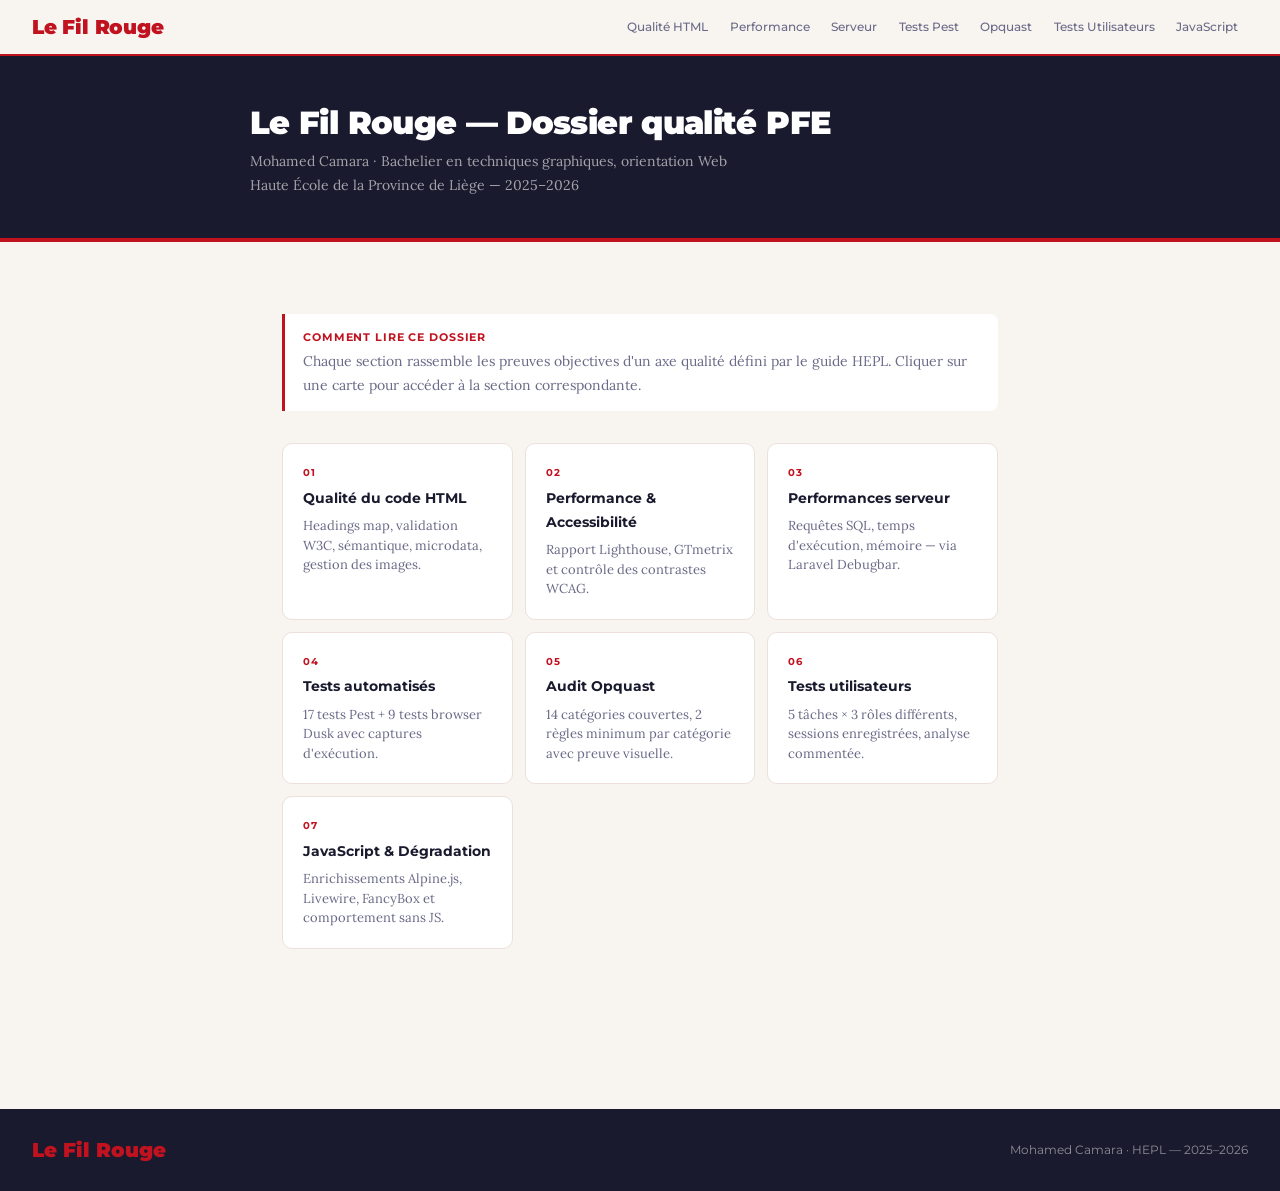
<file: index.html>
<!DOCTYPE html>
<html lang="fr">
<head>
  <meta charset="UTF-8">
  <meta name="viewport" content="width=device-width, initial-scale=1.0">
  <title>Le Fil Rouge — Dossier PFE</title>
  <link rel="stylesheet" href="style.css">
</head>
<body>

  <header class="site-header">
    <a href="/" class="logo">Le Fil Rouge</a>
    <nav>
      <a href="pages/quality.html">Qualité HTML</a>
      <a href="pages/performance.html">Performance</a>
      <a href="pages/server.html">Serveur</a>
      <a href="pages/pest.html">Tests Pest</a>
      <a href="pages/opquast.html">Opquast</a>
      <a href="pages/users.html">Tests Utilisateurs</a>
      <a href="pages/javascript.html">JavaScript</a>
    </nav>
  </header>

  <div class="hero">
    <div class="hero-inner">
      <h1>Le Fil Rouge — Dossier qualité PFE</h1>
      <p class="page-subtitle">
        Mohamed Camara · Bachelier en techniques graphiques, orientation Web<br>
        Haute École de la Province de Liège — 2025–2026
      </p>
    </div>
  </div>

  <main class="page-wrapper">

    <div class="notice">
      <strong>Comment lire ce dossier</strong>
      Chaque section rassemble les preuves objectives d'un axe qualité défini par le guide HEPL.
      Cliquer sur une carte pour accéder à la section correspondante.
    </div>

    <div class="cards-grid">

      <a href="pages/quality.html" class="card">
        <span class="card-num">01</span>
        <span class="card-title">Qualité du code HTML</span>
        <span class="card-desc">Headings map, validation W3C, sémantique, microdata, gestion des images.</span>
      </a>

      <a href="pages/performance.html" class="card">
        <span class="card-num">02</span>
        <span class="card-title">Performance & Accessibilité</span>
        <span class="card-desc">Rapport Lighthouse, GTmetrix et contrôle des contrastes WCAG.</span>
      </a>

      <a href="pages/server.html" class="card">
        <span class="card-num">03</span>
        <span class="card-title">Performances serveur</span>
        <span class="card-desc">Requêtes SQL, temps d'exécution, mémoire — via Laravel Debugbar.</span>
      </a>

      <a href="pages/pest.html" class="card">
        <span class="card-num">04</span>
        <span class="card-title">Tests automatisés</span>
        <span class="card-desc">17 tests Pest + 9 tests browser Dusk avec captures d'exécution.</span>
      </a>

      <a href="pages/opquast.html" class="card">
        <span class="card-num">05</span>
        <span class="card-title">Audit Opquast</span>
        <span class="card-desc">14 catégories couvertes, 2 règles minimum par catégorie avec preuve visuelle.</span>
      </a>

      <a href="pages/users.html" class="card">
        <span class="card-num">06</span>
        <span class="card-title">Tests utilisateurs</span>
        <span class="card-desc">5 tâches × 3 rôles différents, sessions enregistrées, analyse commentée.</span>
      </a>

      <a href="pages/javascript.html" class="card">
        <span class="card-num">07</span>
        <span class="card-title">JavaScript & Dégradation</span>
        <span class="card-desc">Enrichissements Alpine.js, Livewire, FancyBox et comportement sans JS.</span>
      </a>

    </div>

  </main>

  <footer class="site-footer">
    <a href="/" class="footer-logo">Le Fil Rouge</a>
    <p>Mohamed Camara · HEPL — 2025–2026</p>
  </footer>

</body>
</html>
</file>
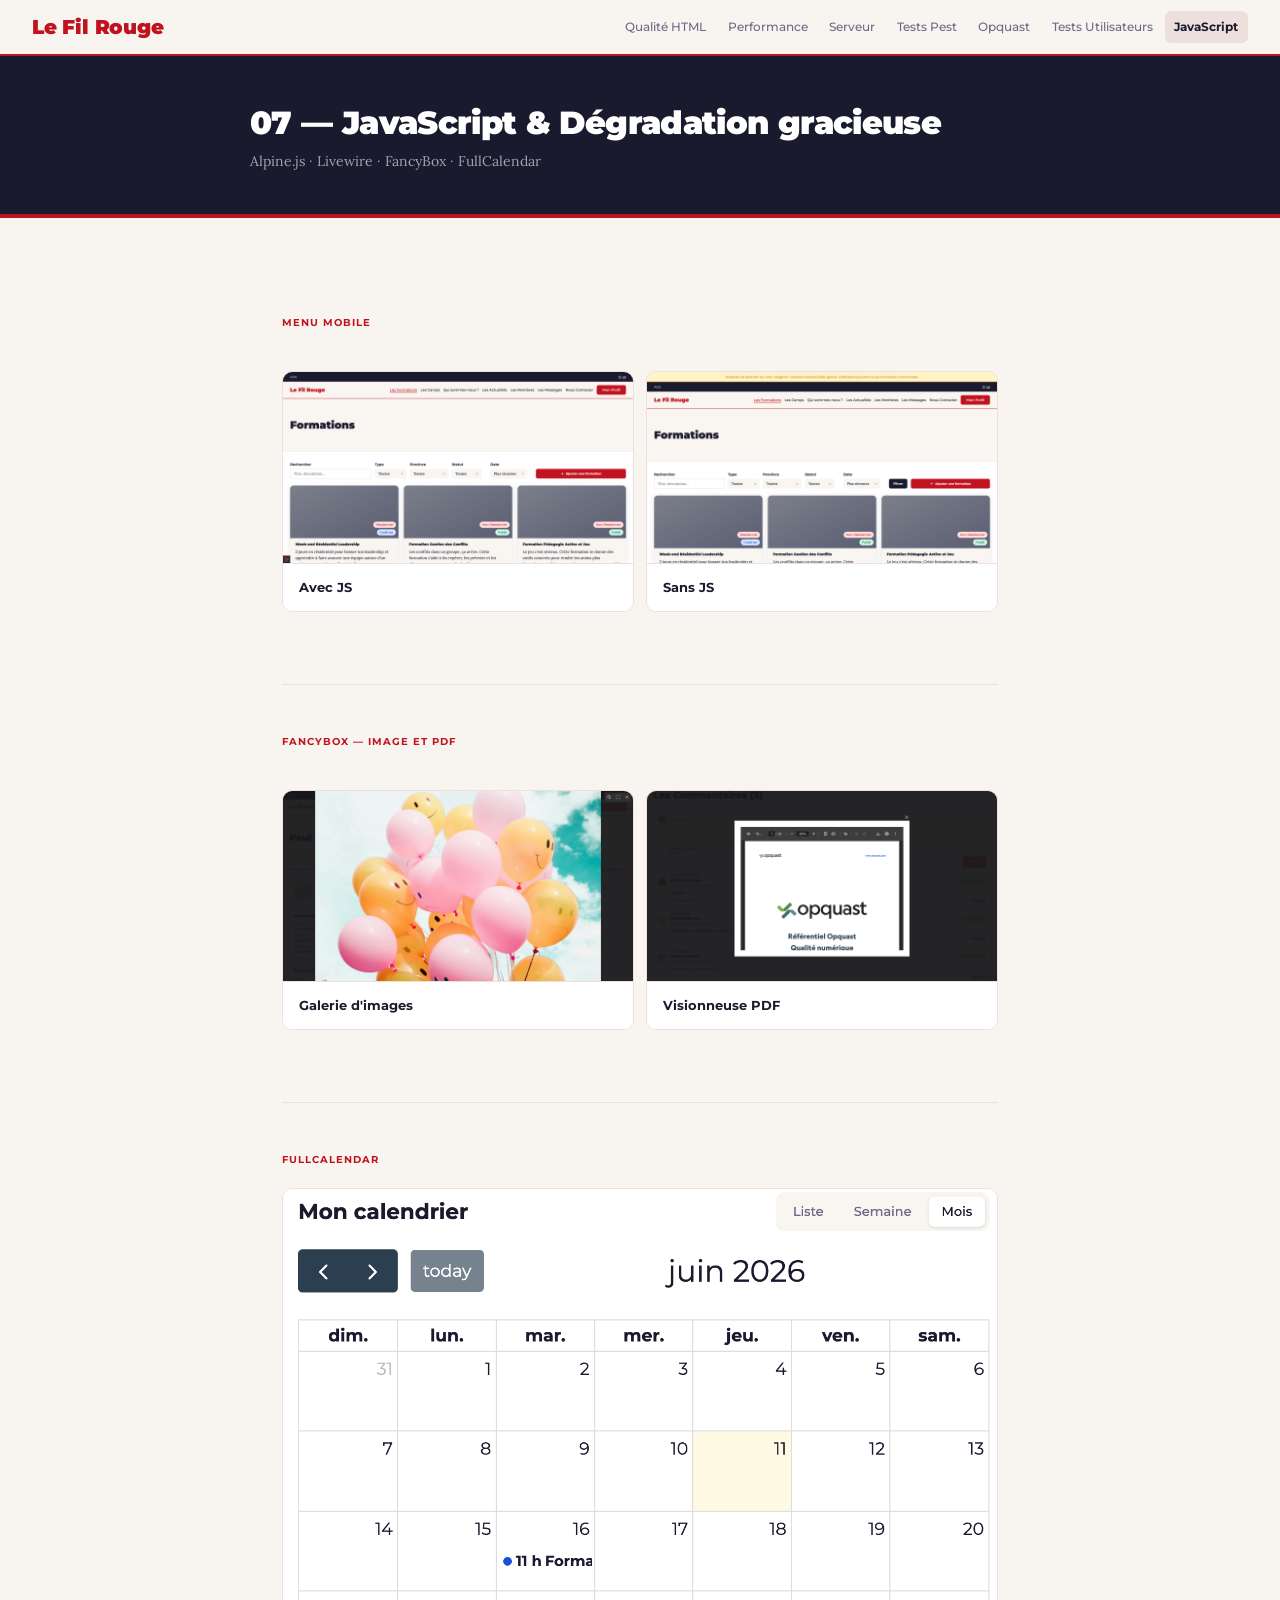
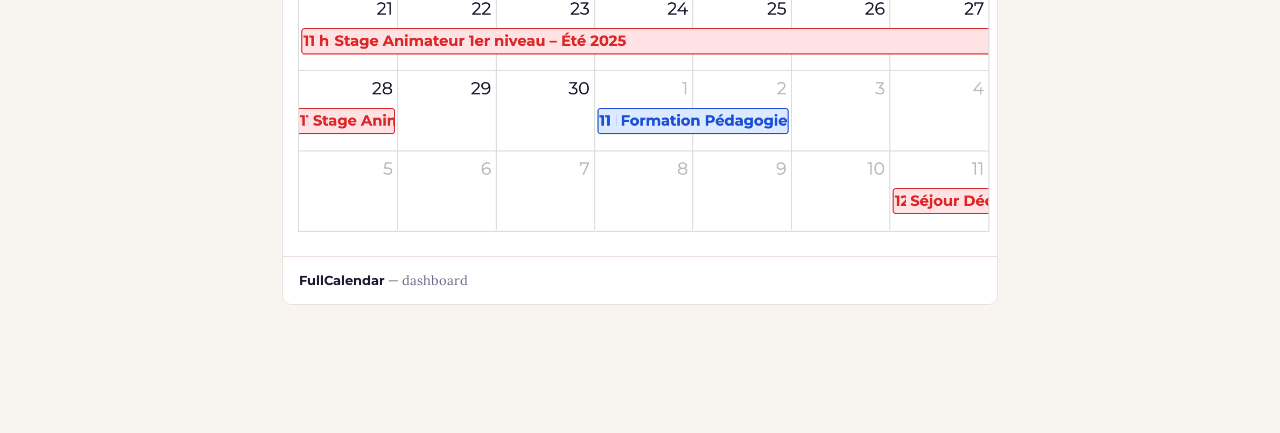
<file: pages/javascript.html>
<!DOCTYPE html>
<html lang="fr">
<head>
  <meta charset="UTF-8">
  <meta name="viewport" content="width=device-width, initial-scale=1.0">
  <title>07 — JavaScript · Le Fil Rouge PFE</title>
  <link rel="stylesheet" href="../style.css">
</head>
<body>

  <header class="site-header">
    <a href=".." class="logo">Le Fil Rouge</a>
    <nav>
      <a href="quality.html">Qualité HTML</a>
      <a href="performance.html">Performance</a>
      <a href="server.html">Serveur</a>
      <a href="pest.html">Tests Pest</a>
      <a href="opquast.html">Opquast</a>
      <a href="users.html">Tests Utilisateurs</a>
      <a href="javascript.html" class="active">JavaScript</a>
    </nav>
  </header>

  <div class="hero">
    <div class="hero-inner">
      <h1>07 — JavaScript & Dégradation gracieuse</h1>
      <p class="page-subtitle">Alpine.js · Livewire · FancyBox · FullCalendar</p>
    </div>
  </div>

  <main class="page-wrapper">

    <h2>Menu mobile</h2>

    <div class="shot-pair">
      <figure class="shot">
        <img class="shot-img" src="../assets/img/javascript/screen-06-03-03.png" alt="Avec JS">
        <figcaption><strong>Avec JS</strong></figcaption>
      </figure>
      <figure class="shot">
        <img class="shot-img" src="../assets/img/javascript/screen-06-03-24.png" alt="Sans JS">
        <figcaption><strong>Sans JS</strong></figcaption>
      </figure>
    </div>

    <hr>

    <h2>FancyBox — image et PDF</h2>

    <div class="shot-pair">
      <figure class="shot">
        <img class="shot-img" src="../assets/img/javascript/screen-06-07-55.png" alt="FancyBox image">
        <figcaption><strong>Galerie d'images</strong></figcaption>
      </figure>
      <figure class="shot">
        <img class="shot-img" src="../assets/img/javascript/screen-06-09-47.png" alt="FancyBox PDF">
        <figcaption><strong>Visionneuse PDF</strong></figcaption>
      </figure>
    </div>

    <hr>

    <h2>FullCalendar</h2>

    <figure class="shot">
      <img class="shot-img" src="../assets/img/javascript/screen-08-39-52.png" alt="FullCalendar">
      <figcaption><strong>FullCalendar</strong> — dashboard</figcaption>
    </figure>

  </main>

</body>
</html>
</file>
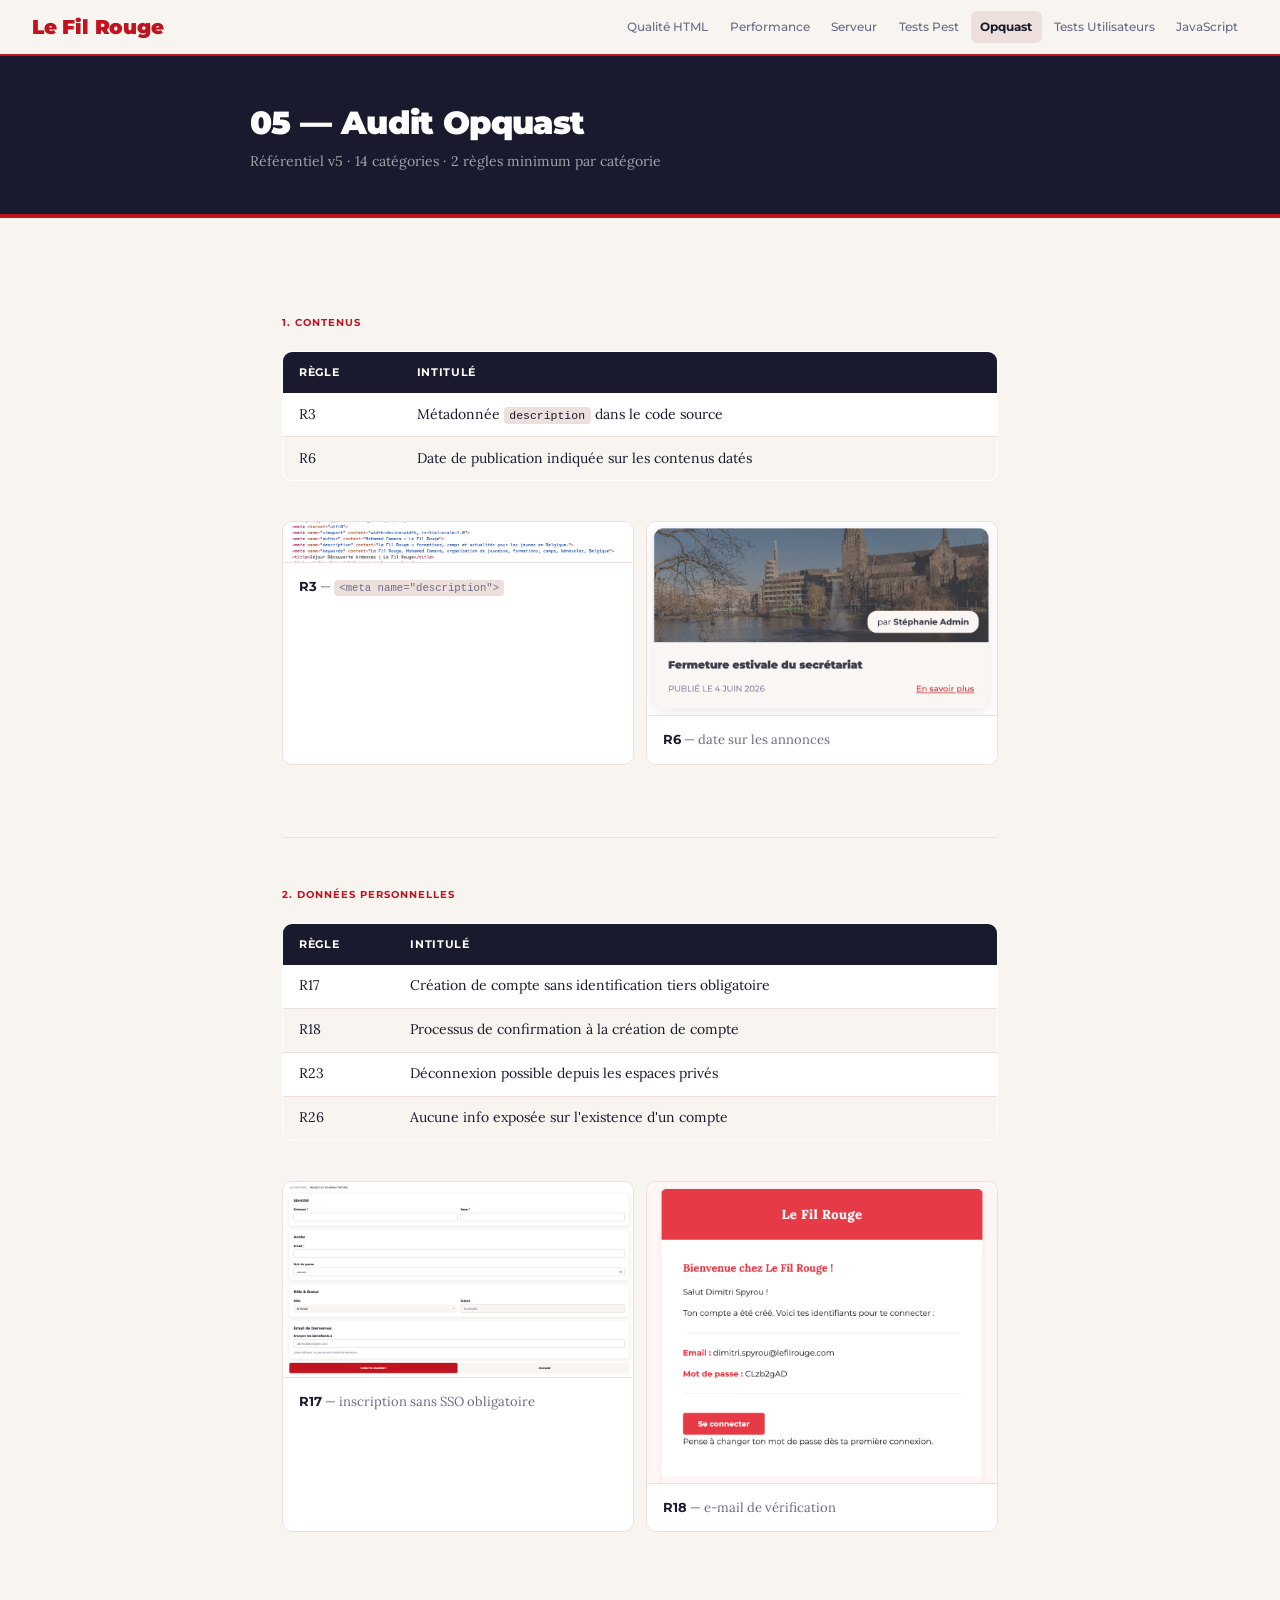
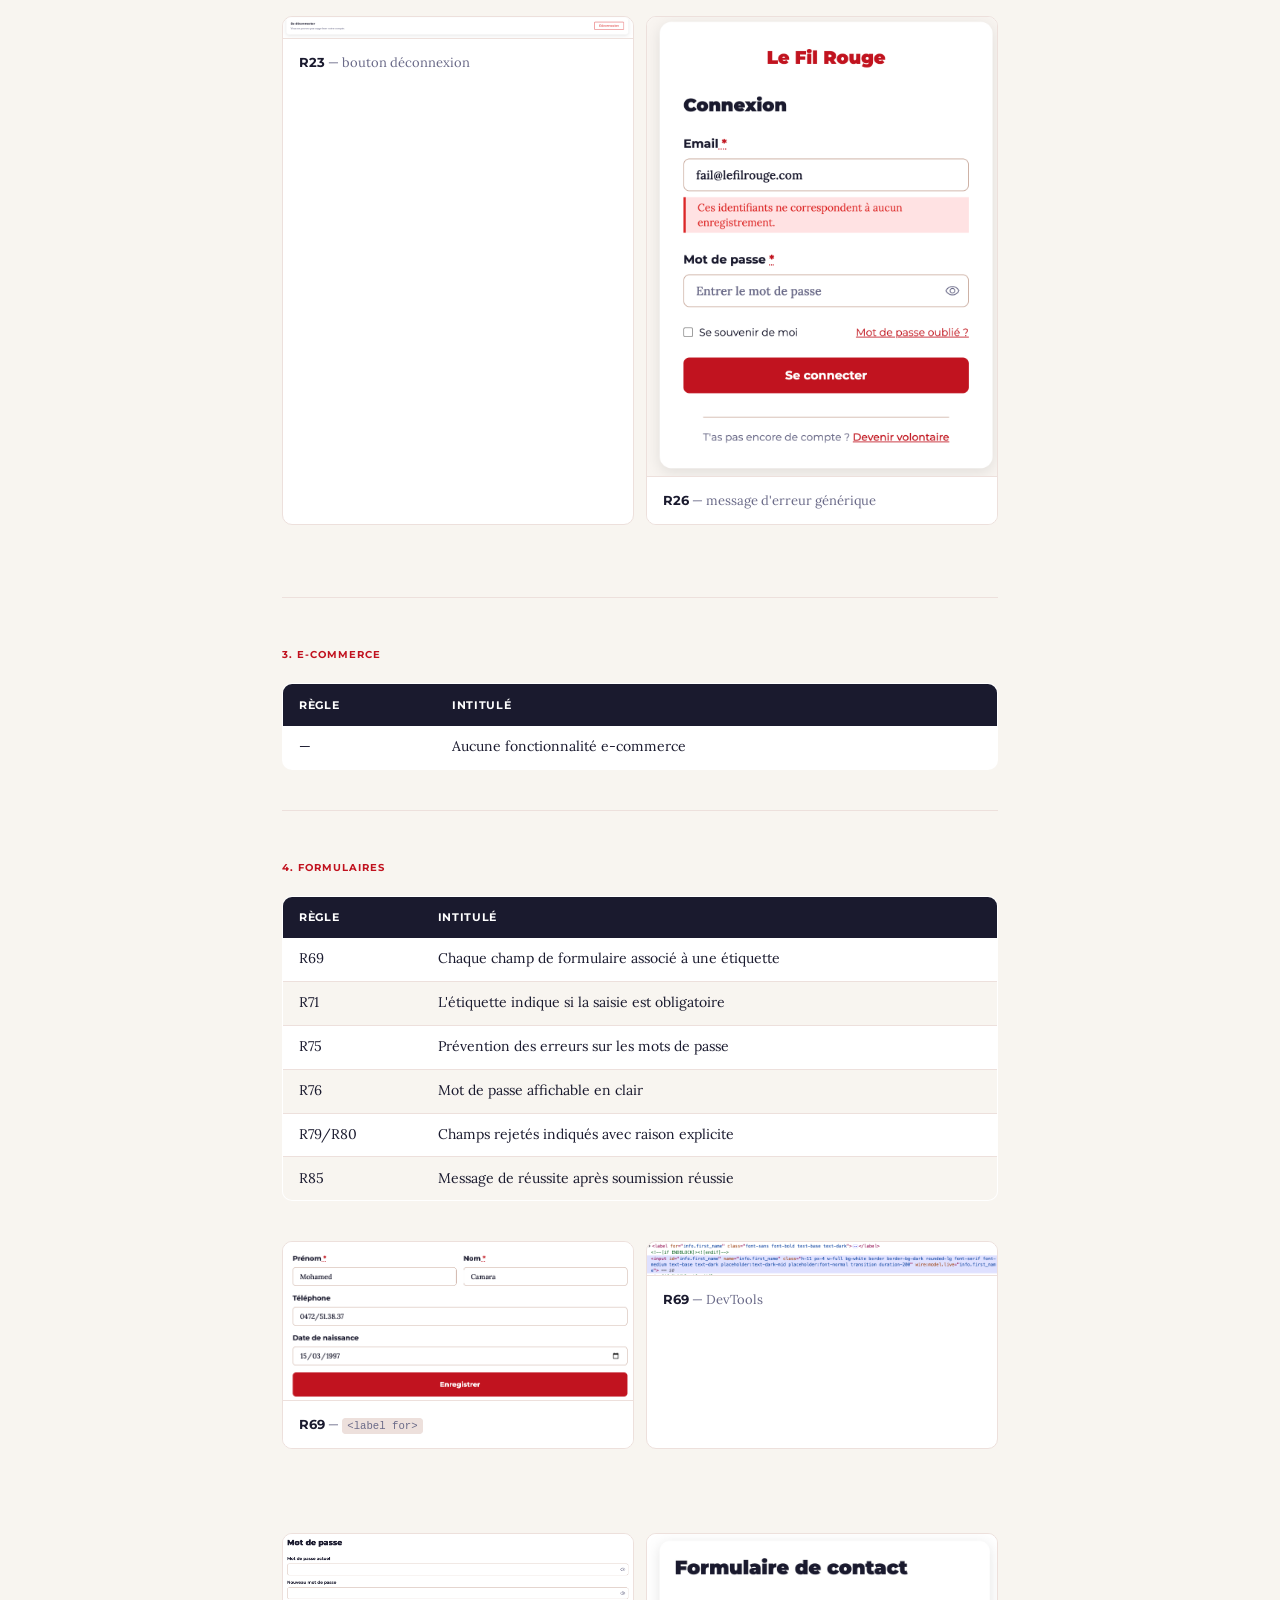
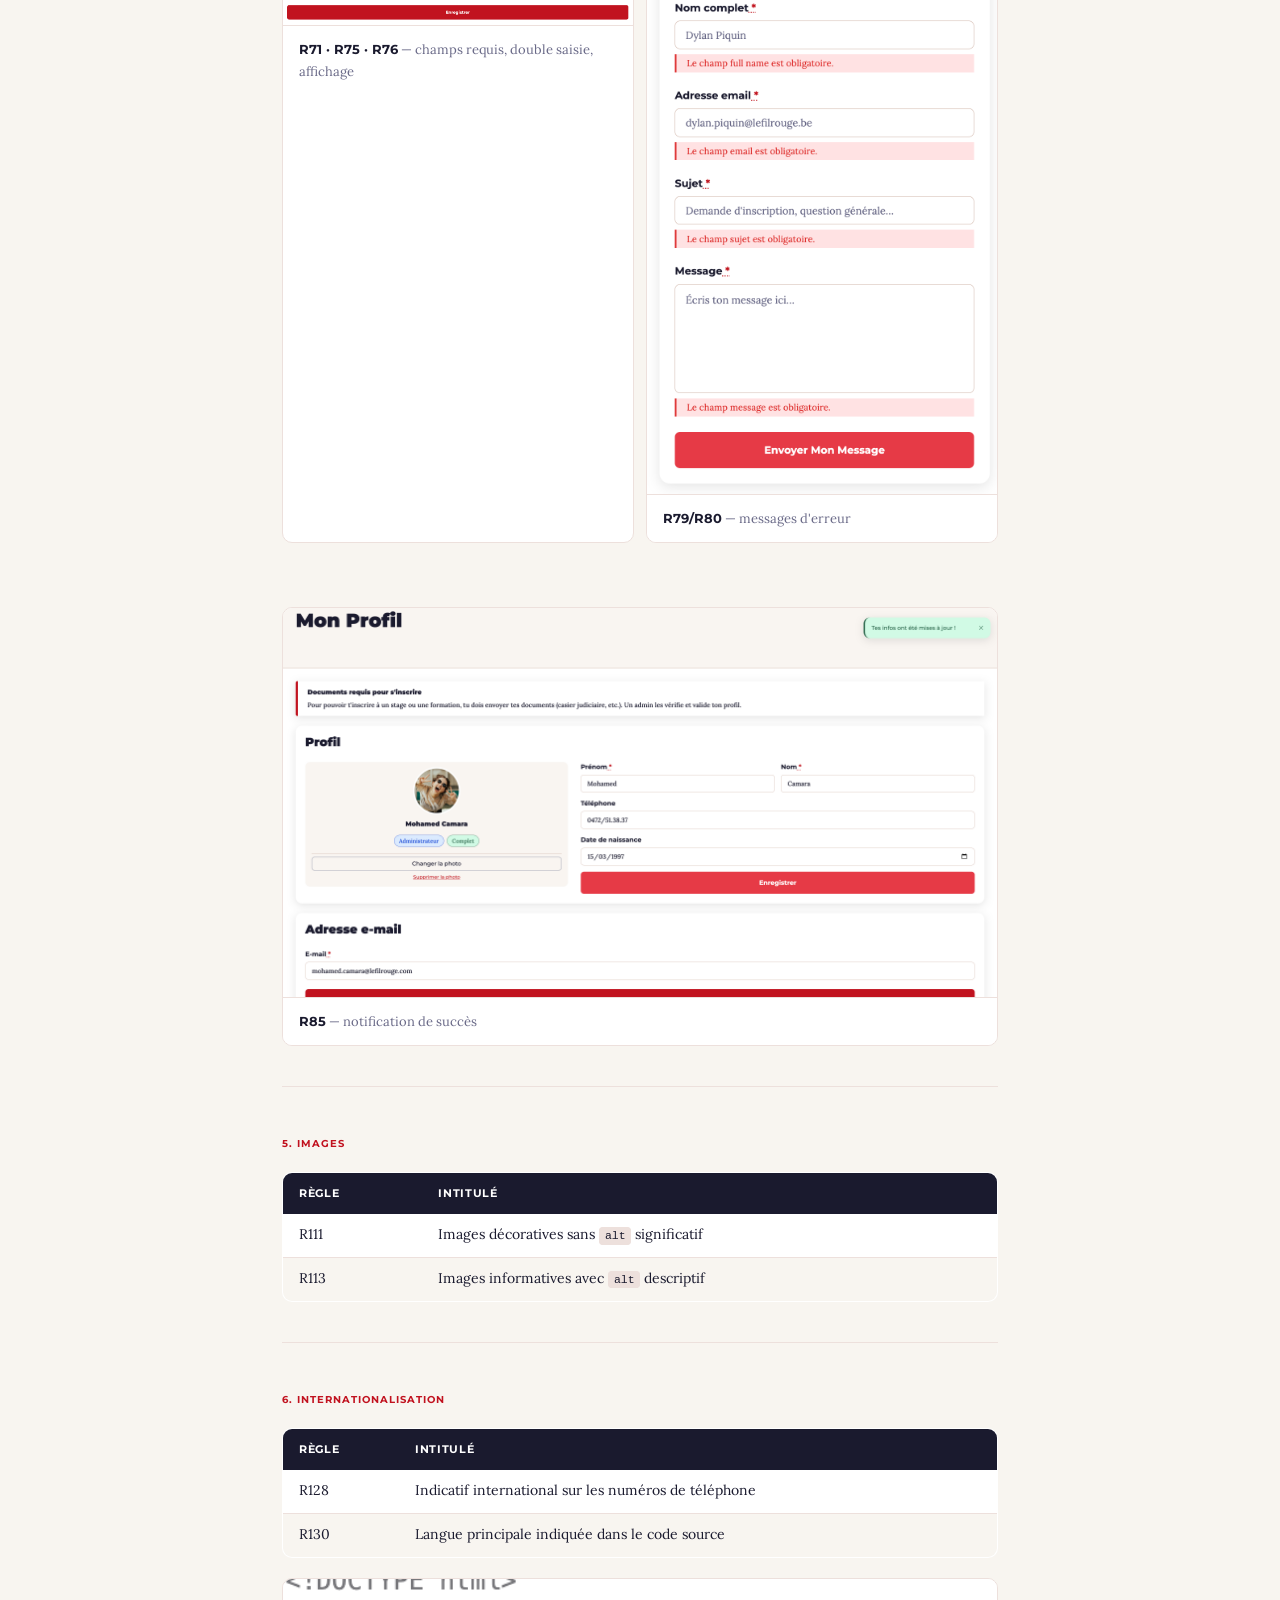
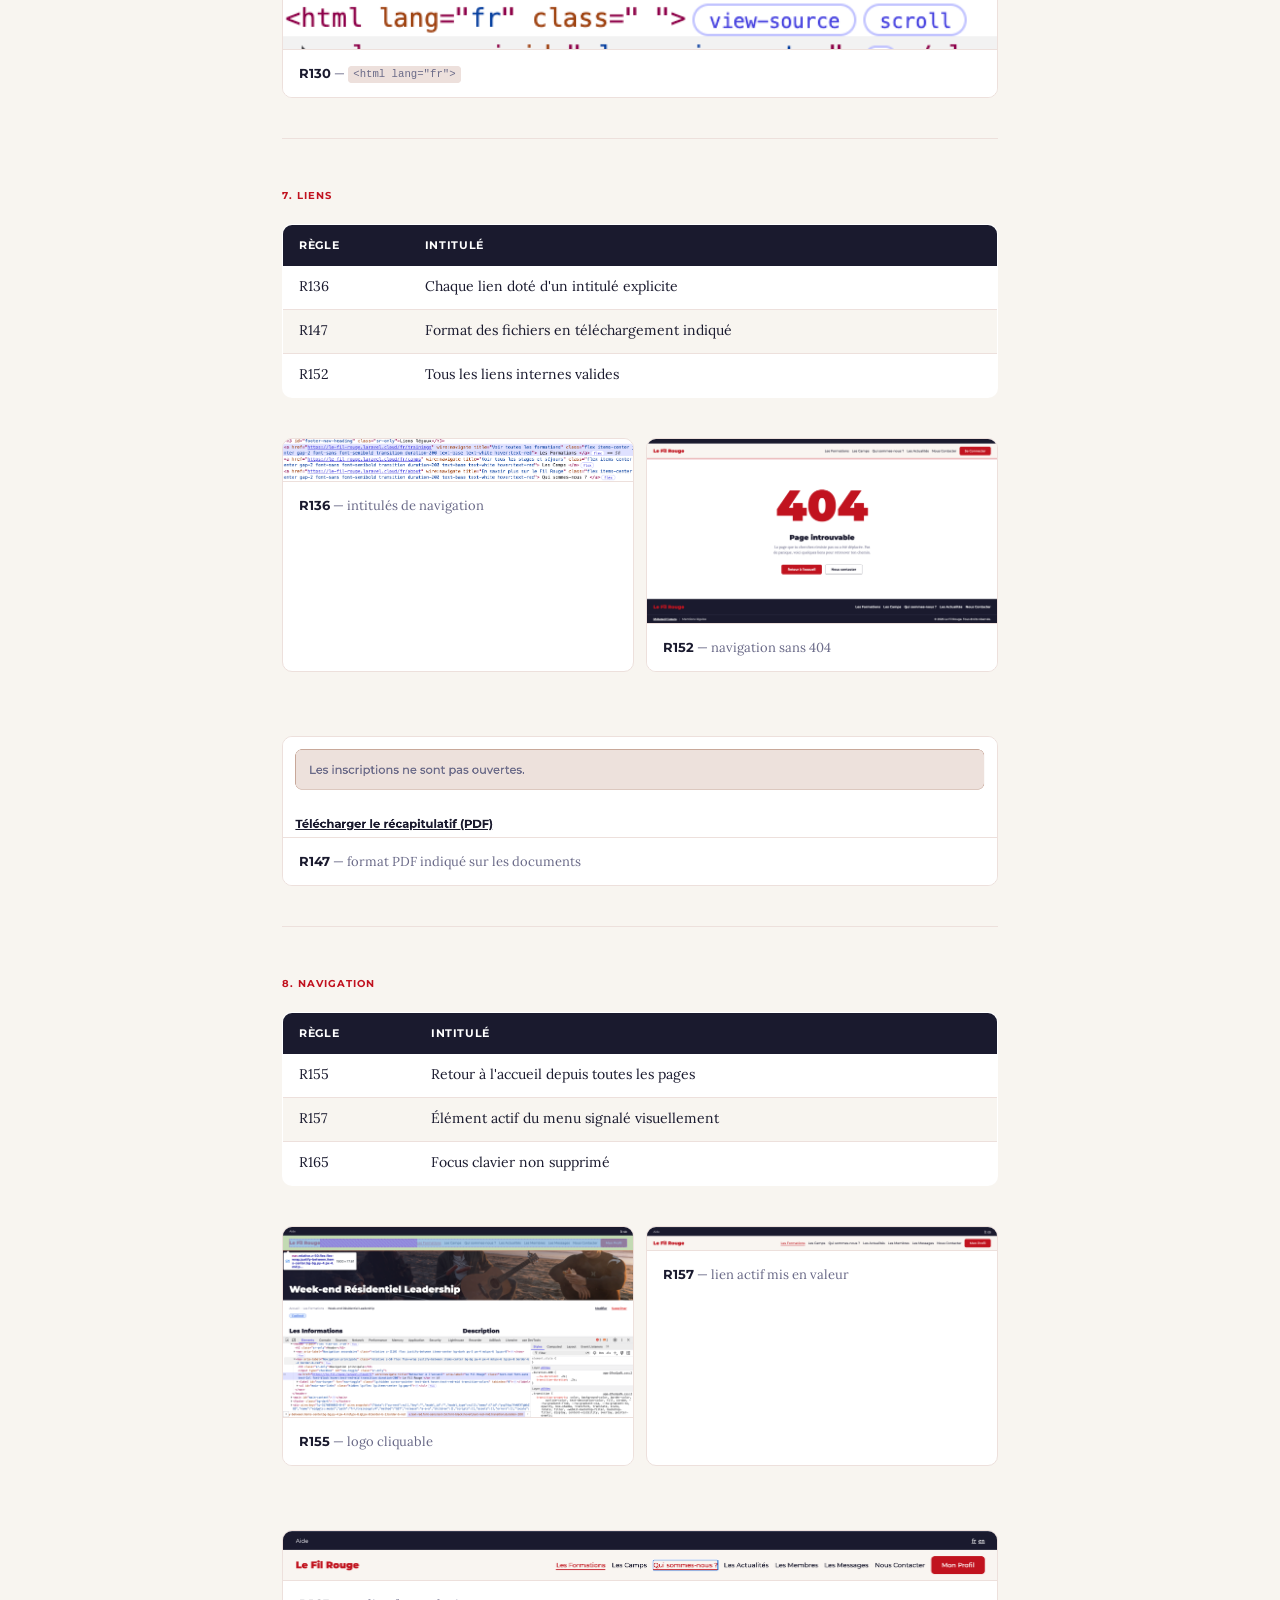
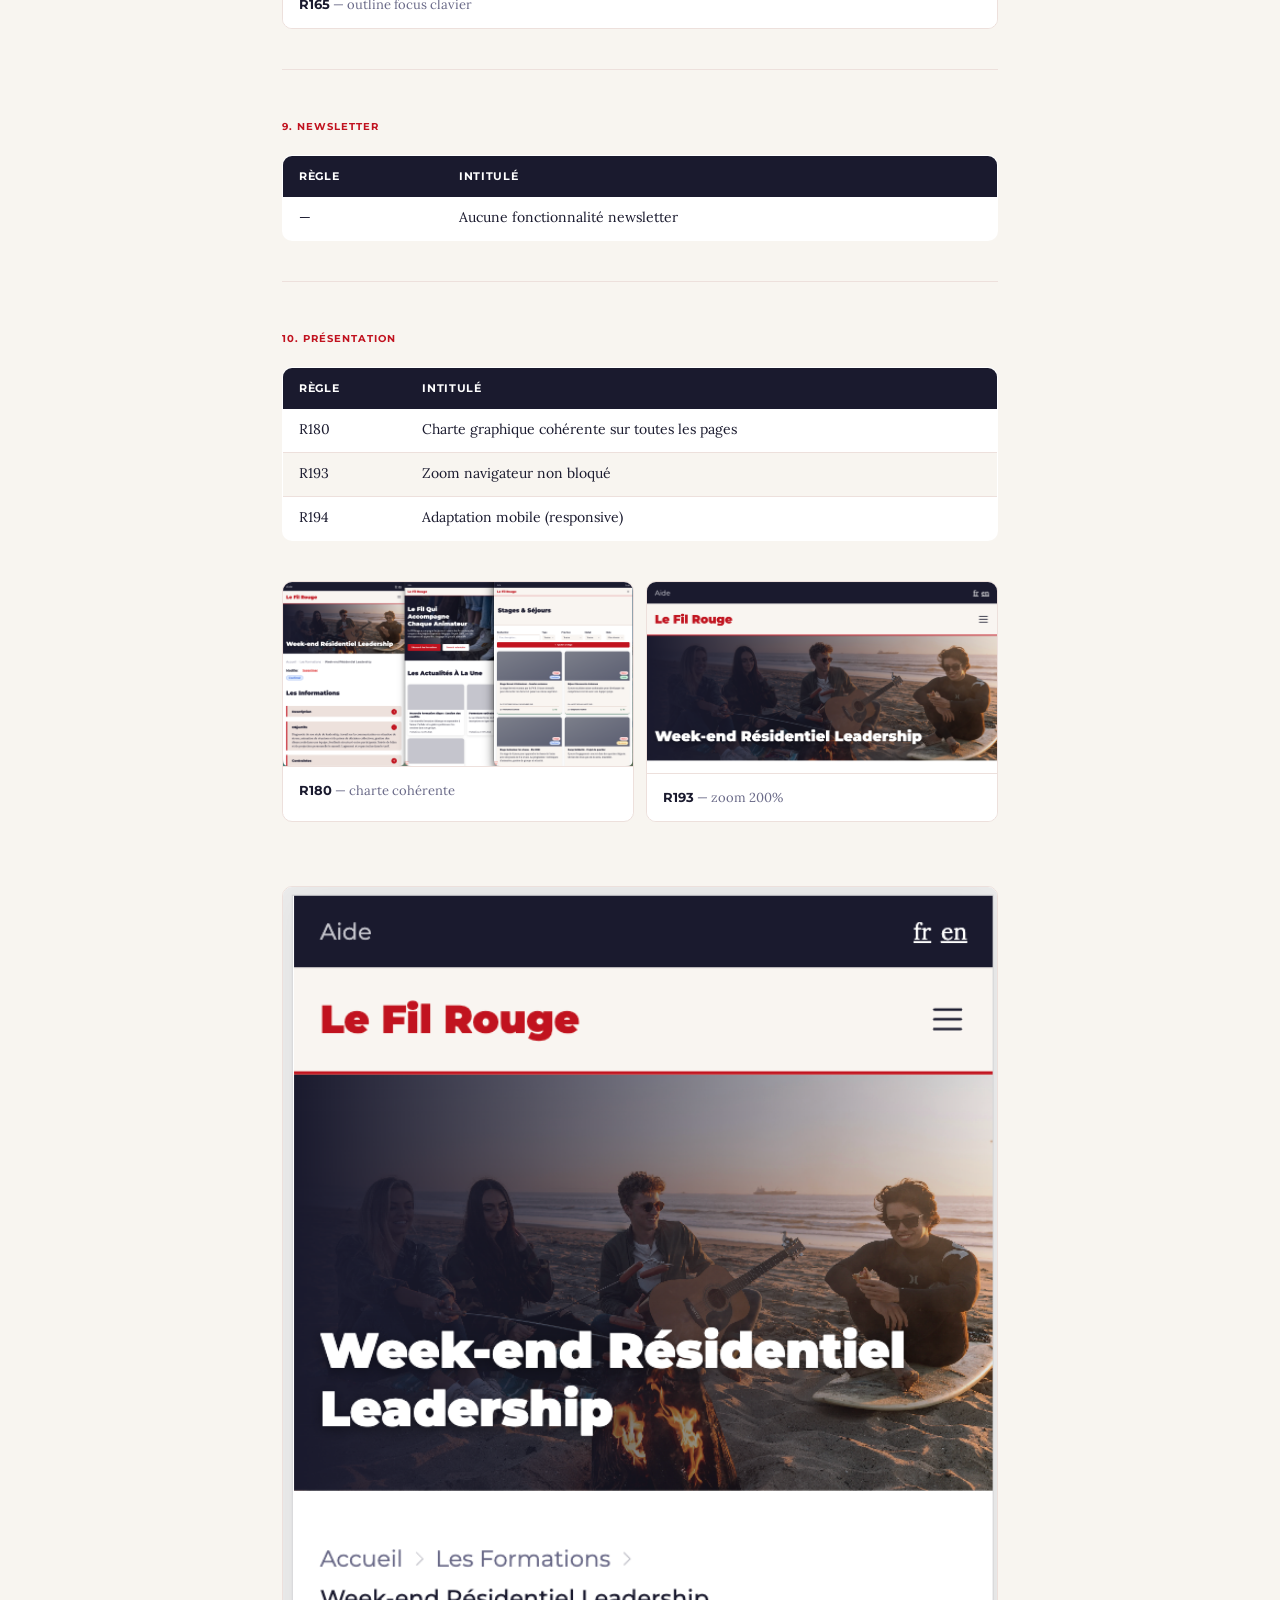
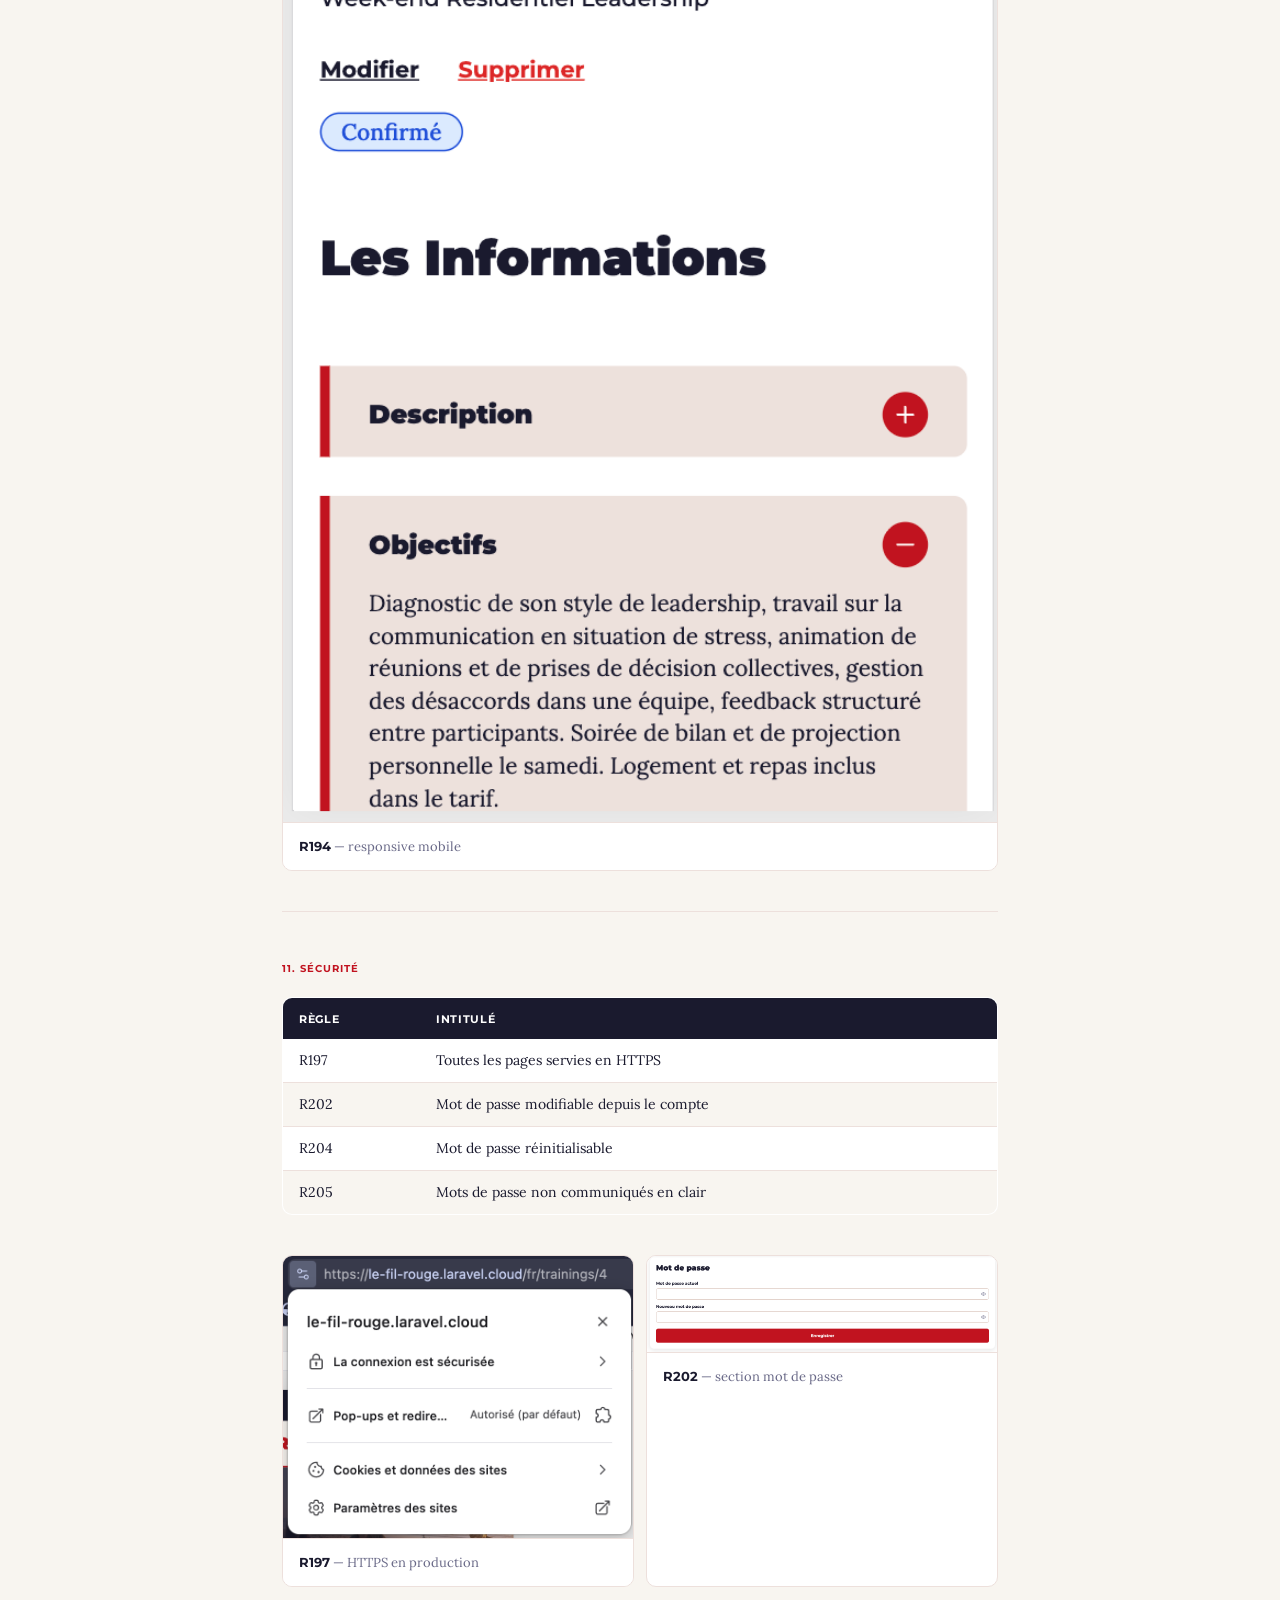
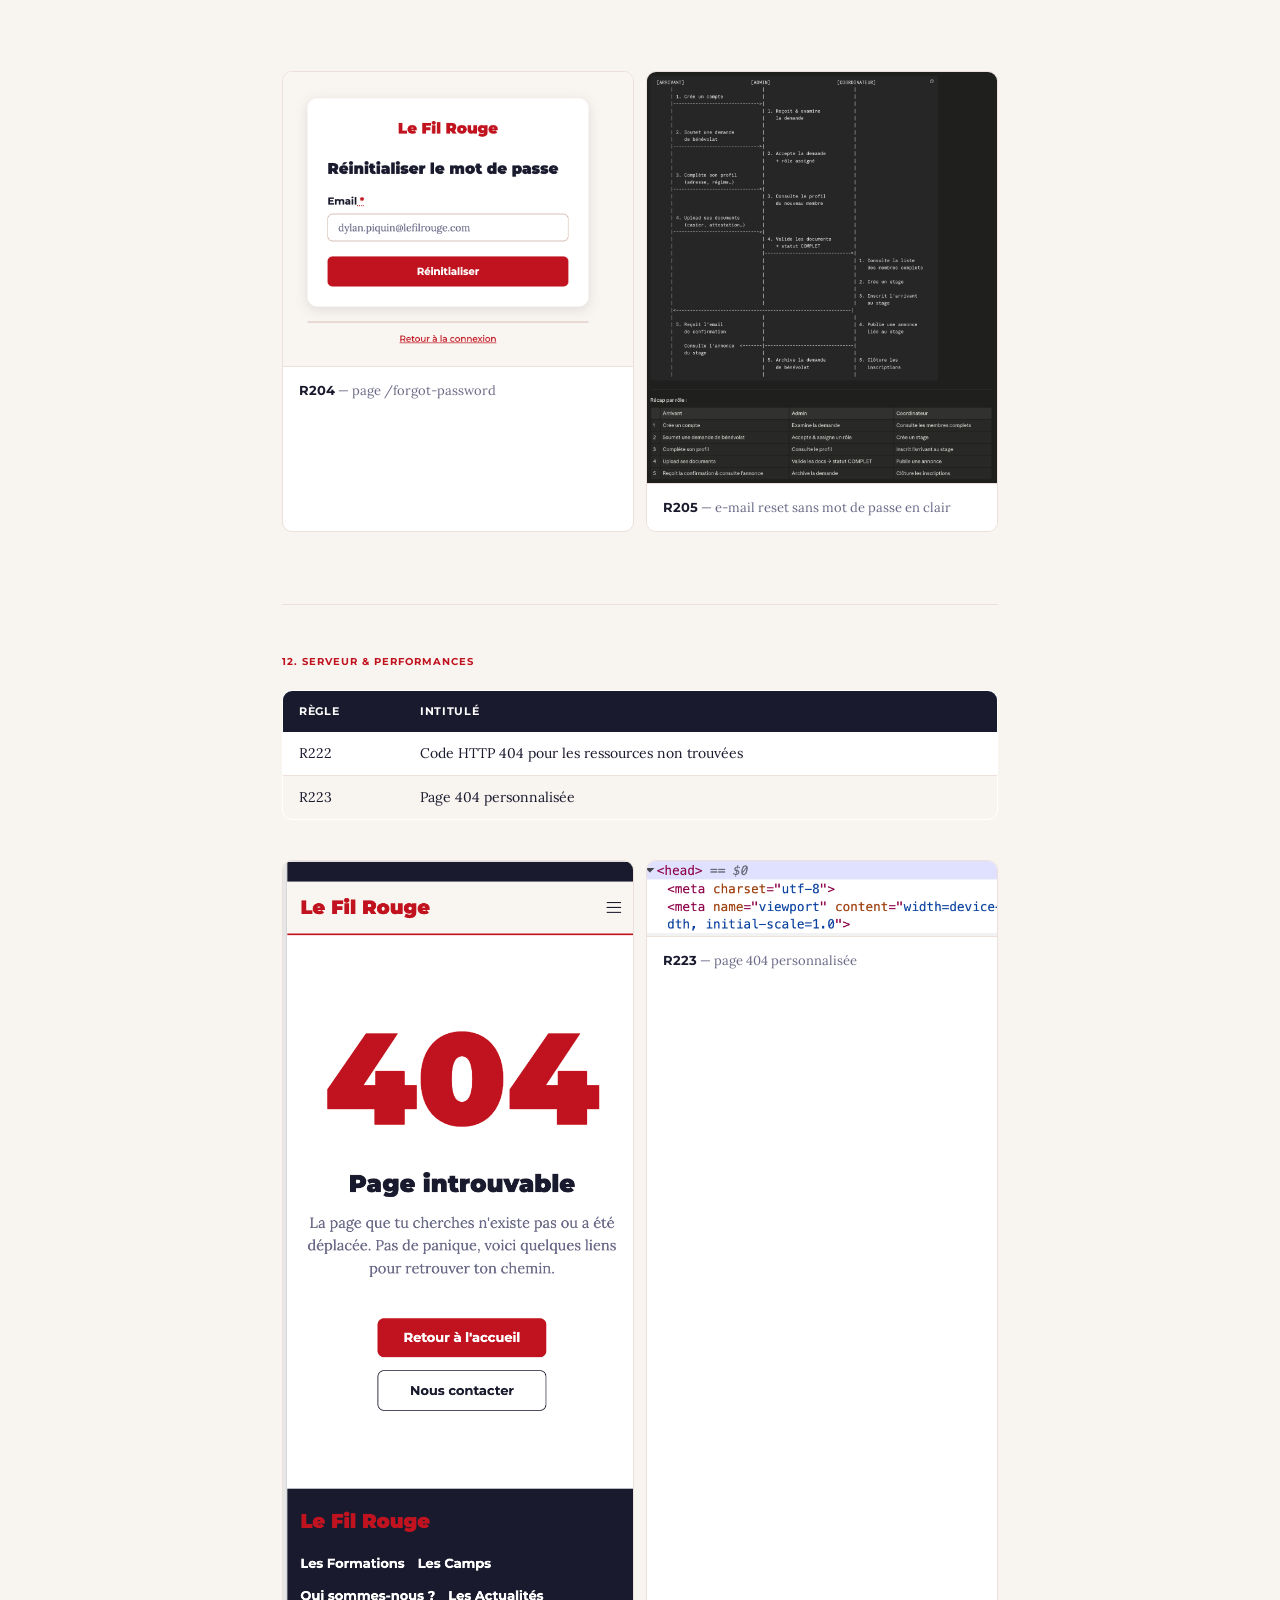
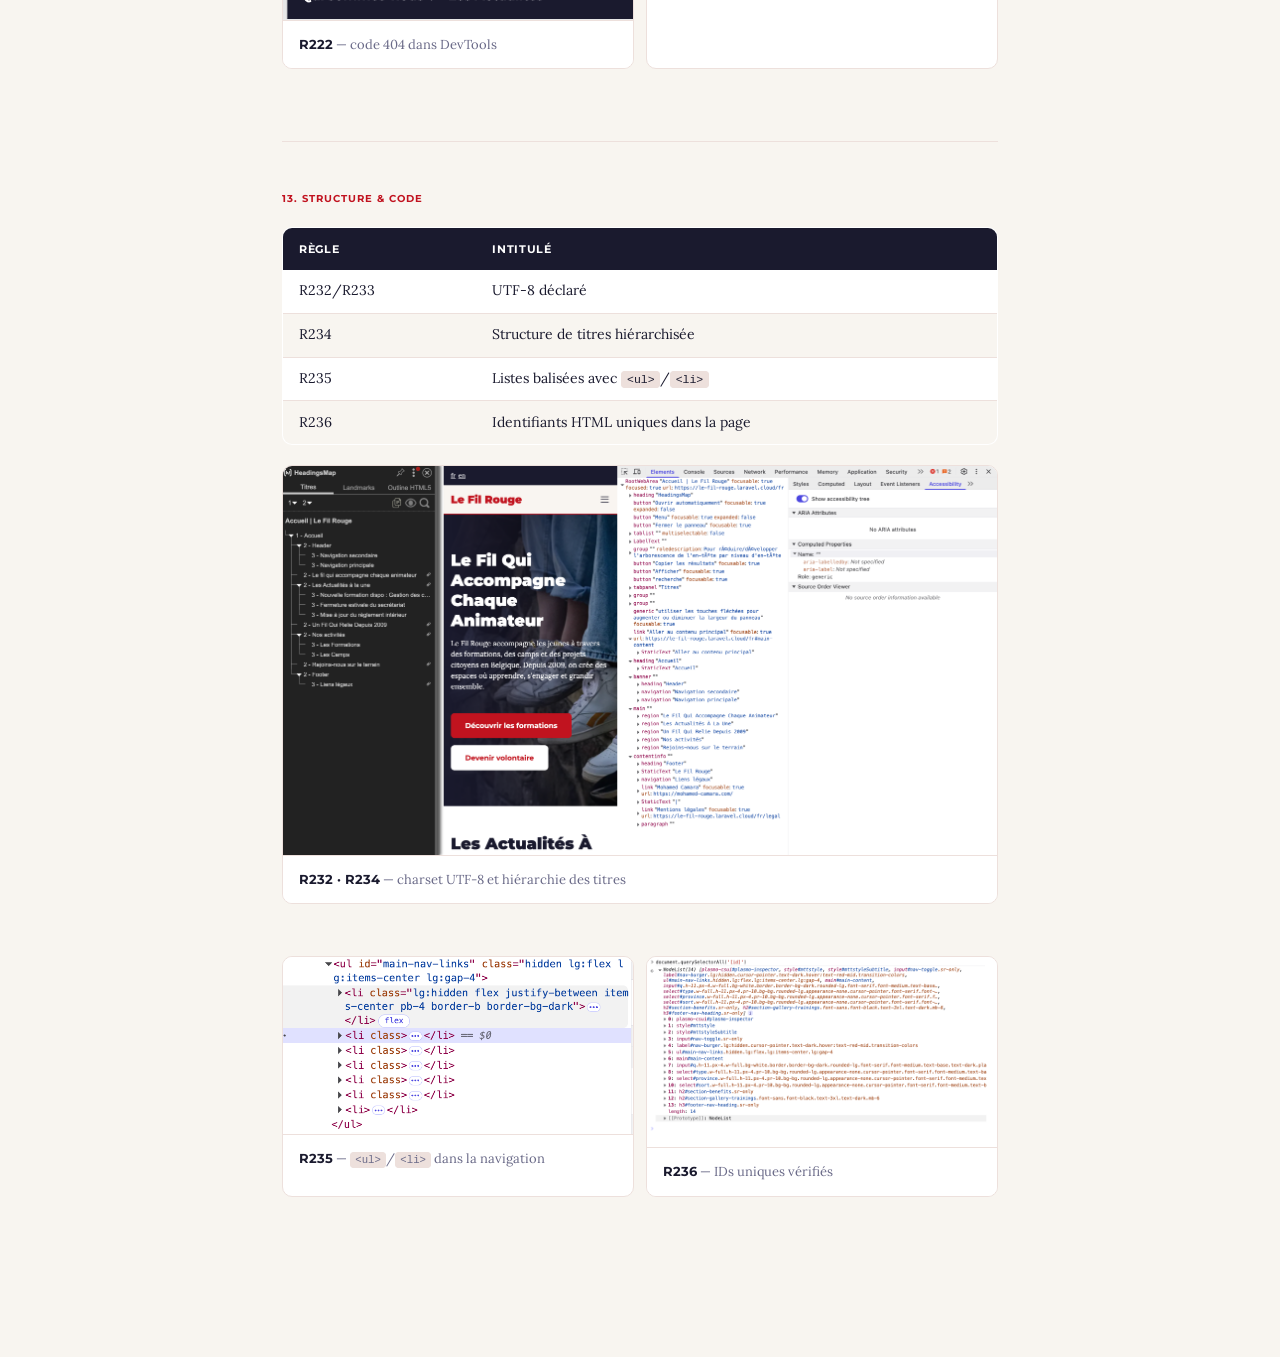
<file: pages/opquast.html>
<!DOCTYPE html>
<html lang="fr">
<head>
  <meta charset="UTF-8">
  <meta name="viewport" content="width=device-width, initial-scale=1.0">
  <title>05 — Opquast · Le Fil Rouge PFE</title>
  <link rel="stylesheet" href="../style.css">
</head>
<body>

  <header class="site-header">
    <a href=".." class="logo">Le Fil Rouge</a>
    <nav>
      <a href="quality.html">Qualité HTML</a>
      <a href="performance.html">Performance</a>
      <a href="server.html">Serveur</a>
      <a href="pest.html">Tests Pest</a>
      <a href="opquast.html" class="active">Opquast</a>
      <a href="users.html">Tests Utilisateurs</a>
      <a href="javascript.html">JavaScript</a>
    </nav>
  </header>

  <div class="hero">
    <div class="hero-inner">
      <h1>05 — Audit Opquast</h1>
      <p class="page-subtitle">Référentiel v5 · 14 catégories · 2 règles minimum par catégorie</p>
    </div>
  </div>

  <main class="page-wrapper">

    <h2>1. Contenus</h2>

    <table>
      <thead><tr><th>Règle</th><th>Intitulé</th></tr></thead>
      <tbody>
        <tr><td>R3</td><td>Métadonnée <code>description</code> dans le code source</td></tr>
        <tr><td>R6</td><td>Date de publication indiquée sur les contenus datés</td></tr>
      </tbody>
    </table>

    <div class="shot-pair">
      <figure class="shot">
        <img class="shot-img" src="../assets/img/opquast/screen-06-24-04.png" alt="R3">
        <figcaption><strong>R3</strong> — <code>&lt;meta name="description"&gt;</code></figcaption>
      </figure>
      <figure class="shot">
        <img class="shot-img" src="../assets/img/opquast/screen-06-24-36.png" alt="R6">
        <figcaption><strong>R6</strong> — date sur les annonces</figcaption>
      </figure>
    </div>

    <hr>

    <h2>2. Données personnelles</h2>

    <table>
      <thead><tr><th>Règle</th><th>Intitulé</th></tr></thead>
      <tbody>
        <tr><td>R17</td><td>Création de compte sans identification tiers obligatoire</td></tr>
        <tr><td>R18</td><td>Processus de confirmation à la création de compte</td></tr>
        <tr><td>R23</td><td>Déconnexion possible depuis les espaces privés</td></tr>
        <tr><td>R26</td><td>Aucune info exposée sur l'existence d'un compte</td></tr>
      </tbody>
    </table>

    <div class="shot-pair">
      <figure class="shot">
        <img class="shot-img" src="../assets/img/opquast/screen-06-27-20.png" alt="R17">
        <figcaption><strong>R17</strong> — inscription sans SSO obligatoire</figcaption>
      </figure>
      <figure class="shot">
        <img class="shot-img" src="../assets/img/opquast/screen-06-29-20.png" alt="R18">
        <figcaption><strong>R18</strong> — e-mail de vérification</figcaption>
      </figure>
    </div>

    <div class="shot-pair">
      <figure class="shot">
        <img class="shot-img" src="../assets/img/opquast/screen-06-29-54.png" alt="R23">
        <figcaption><strong>R23</strong> — bouton déconnexion</figcaption>
      </figure>
      <figure class="shot">
        <img class="shot-img" src="../assets/img/opquast/screen-06-35-44.png" alt="R26">
        <figcaption><strong>R26</strong> — message d'erreur générique</figcaption>
      </figure>
    </div>

    <hr>

    <h2>3. E-Commerce</h2>

    <table>
      <thead><tr><th>Règle</th><th>Intitulé</th></tr></thead>
      <tbody>
        <tr><td>—</td><td>Aucune fonctionnalité e-commerce</td></tr>
      </tbody>
    </table>

    <hr>

    <h2>4. Formulaires</h2>

    <table>
      <thead><tr><th>Règle</th><th>Intitulé</th></tr></thead>
      <tbody>
        <tr><td>R69</td><td>Chaque champ de formulaire associé à une étiquette</td></tr>
        <tr><td>R71</td><td>L'étiquette indique si la saisie est obligatoire</td></tr>
        <tr><td>R75</td><td>Prévention des erreurs sur les mots de passe</td></tr>
        <tr><td>R76</td><td>Mot de passe affichable en clair</td></tr>
        <tr><td>R79/R80</td><td>Champs rejetés indiqués avec raison explicite</td></tr>
        <tr><td>R85</td><td>Message de réussite après soumission réussie</td></tr>
      </tbody>
    </table>

    <div class="shot-pair">
      <figure class="shot">
        <img class="shot-img" src="../assets/img/opquast/screen-06-36-46.png" alt="R69">
        <figcaption><strong>R69</strong> — <code>&lt;label for&gt;</code></figcaption>
      </figure>
      <figure class="shot">
        <img class="shot-img" src="../assets/img/opquast/screen-06-37-19.png" alt="R69 DevTools">
        <figcaption><strong>R69</strong> — DevTools</figcaption>
      </figure>
    </div>

    <div class="shot-pair">
      <figure class="shot">
        <img class="shot-img" src="../assets/img/opquast/screen-06-38-05.png" alt="R71 R75 R76">
        <figcaption><strong>R71 · R75 · R76</strong> — champs requis, double saisie, affichage</figcaption>
      </figure>
      <figure class="shot">
        <img class="shot-img" src="../assets/img/opquast/screen-06-38-49.png" alt="R79/R80">
        <figcaption><strong>R79/R80</strong> — messages d'erreur</figcaption>
      </figure>
    </div>

    <figure class="shot">
      <img class="shot-img" src="../assets/img/opquast/screen-06-39-14.png" alt="R85">
      <figcaption><strong>R85</strong> — notification de succès</figcaption>
    </figure>

    <hr>

    <h2>5. Images</h2>

    <table>
      <thead><tr><th>Règle</th><th>Intitulé</th></tr></thead>
      <tbody>
        <tr><td>R111</td><td>Images décoratives sans <code>alt</code> significatif</td></tr>
        <tr><td>R113</td><td>Images informatives avec <code>alt</code> descriptif</td></tr>
      </tbody>
    </table>

    <hr>

    <h2>6. Internationalisation</h2>

    <table>
      <thead><tr><th>Règle</th><th>Intitulé</th></tr></thead>
      <tbody>
        <tr><td>R128</td><td>Indicatif international sur les numéros de téléphone</td></tr>
        <tr><td>R130</td><td>Langue principale indiquée dans le code source</td></tr>
      </tbody>
    </table>

    <figure class="shot">
      <img class="shot-img" src="../assets/img/opquast/screen-06-39-47.png" alt="R130">
      <figcaption><strong>R130</strong> — <code>&lt;html lang="fr"&gt;</code></figcaption>
    </figure>

    <hr>

    <h2>7. Liens</h2>

    <table>
      <thead><tr><th>Règle</th><th>Intitulé</th></tr></thead>
      <tbody>
        <tr><td>R136</td><td>Chaque lien doté d'un intitulé explicite</td></tr>
        <tr><td>R147</td><td>Format des fichiers en téléchargement indiqué</td></tr>
        <tr><td>R152</td><td>Tous les liens internes valides</td></tr>
      </tbody>
    </table>

    <div class="shot-pair">
      <figure class="shot">
        <img class="shot-img" src="../assets/img/opquast/screen-06-41-55.png" alt="R136">
        <figcaption><strong>R136</strong> — intitulés de navigation</figcaption>
      </figure>
      <figure class="shot">
        <img class="shot-img" src="../assets/img/opquast/screen-06-42-21.png" alt="R152">
        <figcaption><strong>R152</strong> — navigation sans 404</figcaption>
      </figure>
    </div>

    <figure class="shot">
      <img class="shot-img" src="../assets/img/opquast/screen-06-44-17.png" alt="R147">
      <figcaption><strong>R147</strong> — format PDF indiqué sur les documents</figcaption>
    </figure>

    <hr>

    <h2>8. Navigation</h2>

    <table>
      <thead><tr><th>Règle</th><th>Intitulé</th></tr></thead>
      <tbody>
        <tr><td>R155</td><td>Retour à l'accueil depuis toutes les pages</td></tr>
        <tr><td>R157</td><td>Élément actif du menu signalé visuellement</td></tr>
        <tr><td>R165</td><td>Focus clavier non supprimé</td></tr>
      </tbody>
    </table>

    <div class="shot-pair">
      <figure class="shot">
        <img class="shot-img" src="../assets/img/opquast/screen-06-45-10.png" alt="R155">
        <figcaption><strong>R155</strong> — logo cliquable</figcaption>
      </figure>
      <figure class="shot">
        <img class="shot-img" src="../assets/img/opquast/screen-06-45-28.png" alt="R157">
        <figcaption><strong>R157</strong> — lien actif mis en valeur</figcaption>
      </figure>
    </div>

    <figure class="shot">
      <img class="shot-img" src="../assets/img/opquast/screen-06-45-47.png" alt="R165">
      <figcaption><strong>R165</strong> — outline focus clavier</figcaption>
    </figure>

    <hr>

    <h2>9. Newsletter</h2>

    <table>
      <thead><tr><th>Règle</th><th>Intitulé</th></tr></thead>
      <tbody>
        <tr><td>—</td><td>Aucune fonctionnalité newsletter</td></tr>
      </tbody>
    </table>

    <hr>

    <h2>10. Présentation</h2>

    <table>
      <thead><tr><th>Règle</th><th>Intitulé</th></tr></thead>
      <tbody>
        <tr><td>R180</td><td>Charte graphique cohérente sur toutes les pages</td></tr>
        <tr><td>R193</td><td>Zoom navigateur non bloqué</td></tr>
        <tr><td>R194</td><td>Adaptation mobile (responsive)</td></tr>
      </tbody>
    </table>

    <div class="shot-pair">
      <figure class="shot">
        <img class="shot-img" src="../assets/img/opquast/screen-07-06-15.png" alt="R180">
        <figcaption><strong>R180</strong> — charte cohérente</figcaption>
      </figure>
      <figure class="shot">
        <img class="shot-img" src="../assets/img/opquast/screen-07-06-58.png" alt="R193">
        <figcaption><strong>R193</strong> — zoom 200%</figcaption>
      </figure>
    </div>

    <figure class="shot">
      <img class="shot-img" src="../assets/img/opquast/screen-07-16-29.png" alt="R194">
      <figcaption><strong>R194</strong> — responsive mobile</figcaption>
    </figure>

    <hr>

    <h2>11. Sécurité</h2>

    <table>
      <thead><tr><th>Règle</th><th>Intitulé</th></tr></thead>
      <tbody>
        <tr><td>R197</td><td>Toutes les pages servies en HTTPS</td></tr>
        <tr><td>R202</td><td>Mot de passe modifiable depuis le compte</td></tr>
        <tr><td>R204</td><td>Mot de passe réinitialisable</td></tr>
        <tr><td>R205</td><td>Mots de passe non communiqués en clair</td></tr>
      </tbody>
    </table>

    <div class="shot-pair">
      <figure class="shot">
        <img class="shot-img" src="../assets/img/opquast/screen-07-17-15.png" alt="R197">
        <figcaption><strong>R197</strong> — HTTPS en production</figcaption>
      </figure>
      <figure class="shot">
        <img class="shot-img" src="../assets/img/opquast/screen-07-17-41.png" alt="R202">
        <figcaption><strong>R202</strong> — section mot de passe</figcaption>
      </figure>
    </div>

    <div class="shot-pair">
      <figure class="shot">
        <img class="shot-img" src="../assets/img/opquast/screen-07-17-59.png" alt="R204">
        <figcaption><strong>R204</strong> — page /forgot-password</figcaption>
      </figure>
      <figure class="shot">
        <img class="shot-img" src="../assets/img/opquast/screen-06-12-41.png" alt="R205">
        <figcaption><strong>R205</strong> — e-mail reset sans mot de passe en clair</figcaption>
      </figure>
    </div>

    <hr>

    <h2>12. Serveur & performances</h2>

    <table>
      <thead><tr><th>Règle</th><th>Intitulé</th></tr></thead>
      <tbody>
        <tr><td>R222</td><td>Code HTTP 404 pour les ressources non trouvées</td></tr>
        <tr><td>R223</td><td>Page 404 personnalisée</td></tr>
      </tbody>
    </table>

    <div class="shot-pair">
      <figure class="shot">
        <img class="shot-img" src="../assets/img/opquast/screen-07-22-06.png" alt="R222">
        <figcaption><strong>R222</strong> — code 404 dans DevTools</figcaption>
      </figure>
      <figure class="shot">
        <img class="shot-img" src="../assets/img/opquast/screen-07-22-50.png" alt="R223">
        <figcaption><strong>R223</strong> — page 404 personnalisée</figcaption>
      </figure>
    </div>

    <hr>

    <h2>13. Structure & code</h2>

    <table>
      <thead><tr><th>Règle</th><th>Intitulé</th></tr></thead>
      <tbody>
        <tr><td>R232/R233</td><td>UTF-8 déclaré</td></tr>
        <tr><td>R234</td><td>Structure de titres hiérarchisée</td></tr>
        <tr><td>R235</td><td>Listes balisées avec <code>&lt;ul&gt;</code>/<code>&lt;li&gt;</code></td></tr>
        <tr><td>R236</td><td>Identifiants HTML uniques dans la page</td></tr>
      </tbody>
    </table>

    <figure class="shot">
      <img class="shot-img" src="../assets/img/opquast/screen-07-23-43.png" alt="R232 R234">
      <figcaption><strong>R232 · R234</strong> — charset UTF-8 et hiérarchie des titres</figcaption>
    </figure>

    <div class="shot-pair">
      <figure class="shot">
        <img class="shot-img" src="../assets/img/opquast/screen-07-25-01.png" alt="R235">
        <figcaption><strong>R235</strong> — <code>&lt;ul&gt;</code>/<code>&lt;li&gt;</code> dans la navigation</figcaption>
      </figure>
      <figure class="shot">
        <img class="shot-img" src="../assets/img/opquast/screen-07-28-26.png" alt="R236">
        <figcaption><strong>R236</strong> — IDs uniques vérifiés</figcaption>
      </figure>
    </div>

  </main>

</body>
</html>
</file>
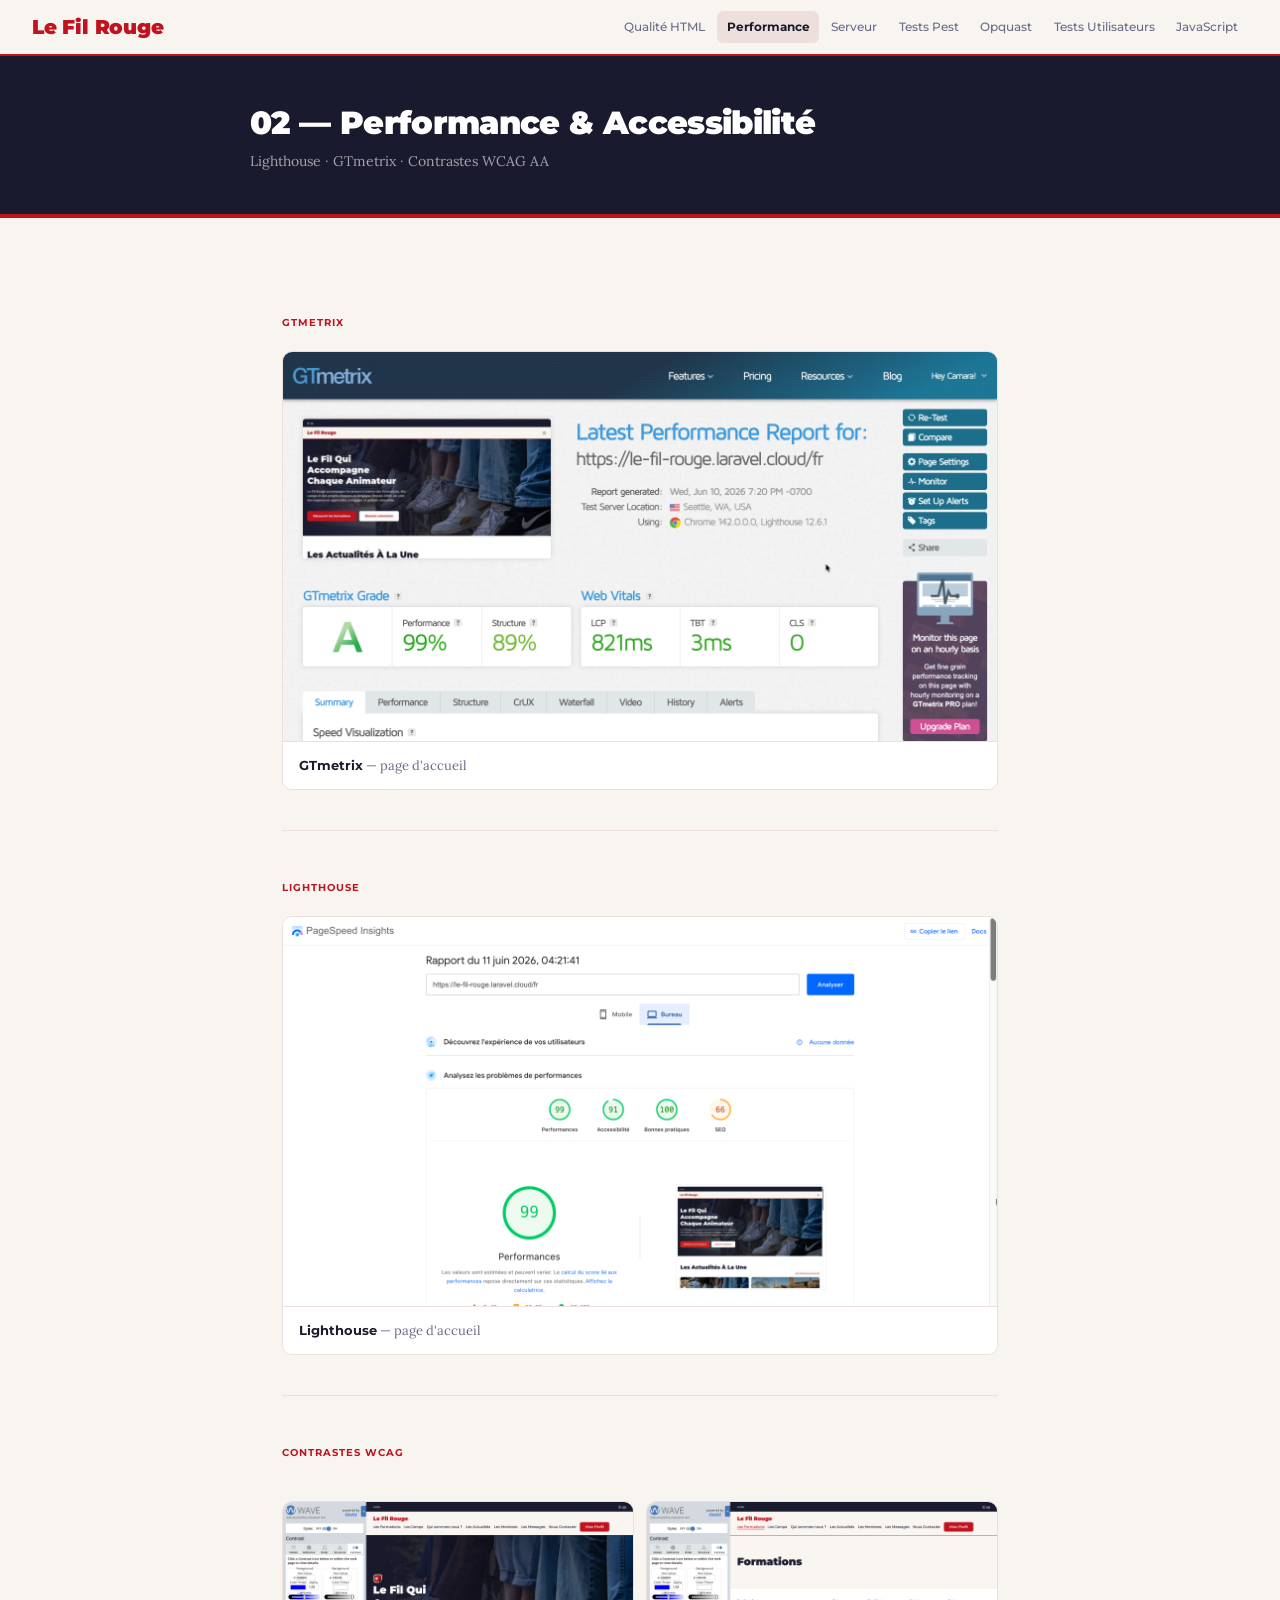
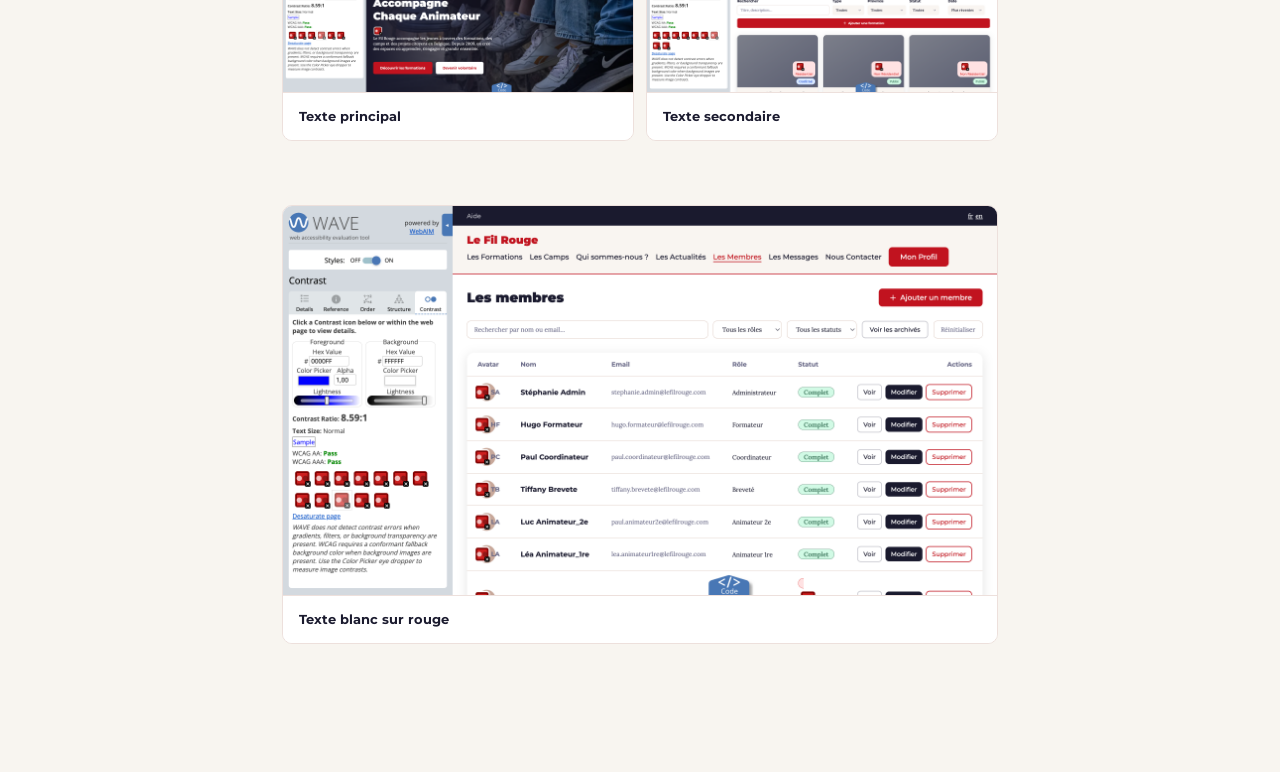
<file: pages/performance.html>
<!DOCTYPE html>
<html lang="fr">
<head>
  <meta charset="UTF-8">
  <meta name="viewport" content="width=device-width, initial-scale=1.0">
  <title>02 — Performance · Le Fil Rouge PFE</title>
  <link rel="stylesheet" href="../style.css">
</head>
<body>

  <header class="site-header">
    <a href=".." class="logo">Le Fil Rouge</a>
    <nav>
      <a href="quality.html">Qualité HTML</a>
      <a href="performance.html" class="active">Performance</a>
      <a href="server.html">Serveur</a>
      <a href="pest.html">Tests Pest</a>
      <a href="opquast.html">Opquast</a>
      <a href="users.html">Tests Utilisateurs</a>
      <a href="javascript.html">JavaScript</a>
    </nav>
  </header>

  <div class="hero">
    <div class="hero-inner">
      <h1>02 — Performance & Accessibilité</h1>
      <p class="page-subtitle">Lighthouse · GTmetrix · Contrastes WCAG AA</p>
    </div>
  </div>

  <main class="page-wrapper">

    <h2>GTmetrix</h2>

    <figure class="shot">
      <img class="shot-img" src="../assets/img/performance/screen-04-21-05.png" alt="GTmetrix">
      <figcaption><strong>GTmetrix</strong> — page d'accueil</figcaption>
    </figure>

    <hr>

    <h2>Lighthouse</h2>

    <figure class="shot">
      <img class="shot-img" src="../assets/img/performance/screen-04-22-14.png" alt="Lighthouse">
      <figcaption><strong>Lighthouse</strong> — page d'accueil</figcaption>
    </figure>

    <hr>

    <h2>Contrastes WCAG</h2>

    <div class="shot-pair">
      <figure class="shot">
        <img class="shot-img" src="../assets/img/performance/screen-05-44-37.png" alt="Contraste texte principal">
        <figcaption><strong>Texte principal</strong></figcaption>
      </figure>
      <figure class="shot">
        <img class="shot-img" src="../assets/img/performance/screen-05-45-00.png" alt="Contraste texte secondaire">
        <figcaption><strong>Texte secondaire</strong></figcaption>
      </figure>
    </div>

    <figure class="shot">
      <img class="shot-img" src="../assets/img/performance/screen-05-45-15.png" alt="Contraste texte blanc sur rouge">
      <figcaption><strong>Texte blanc sur rouge</strong></figcaption>
    </figure>

  </main>

</body>
</html>
</file>
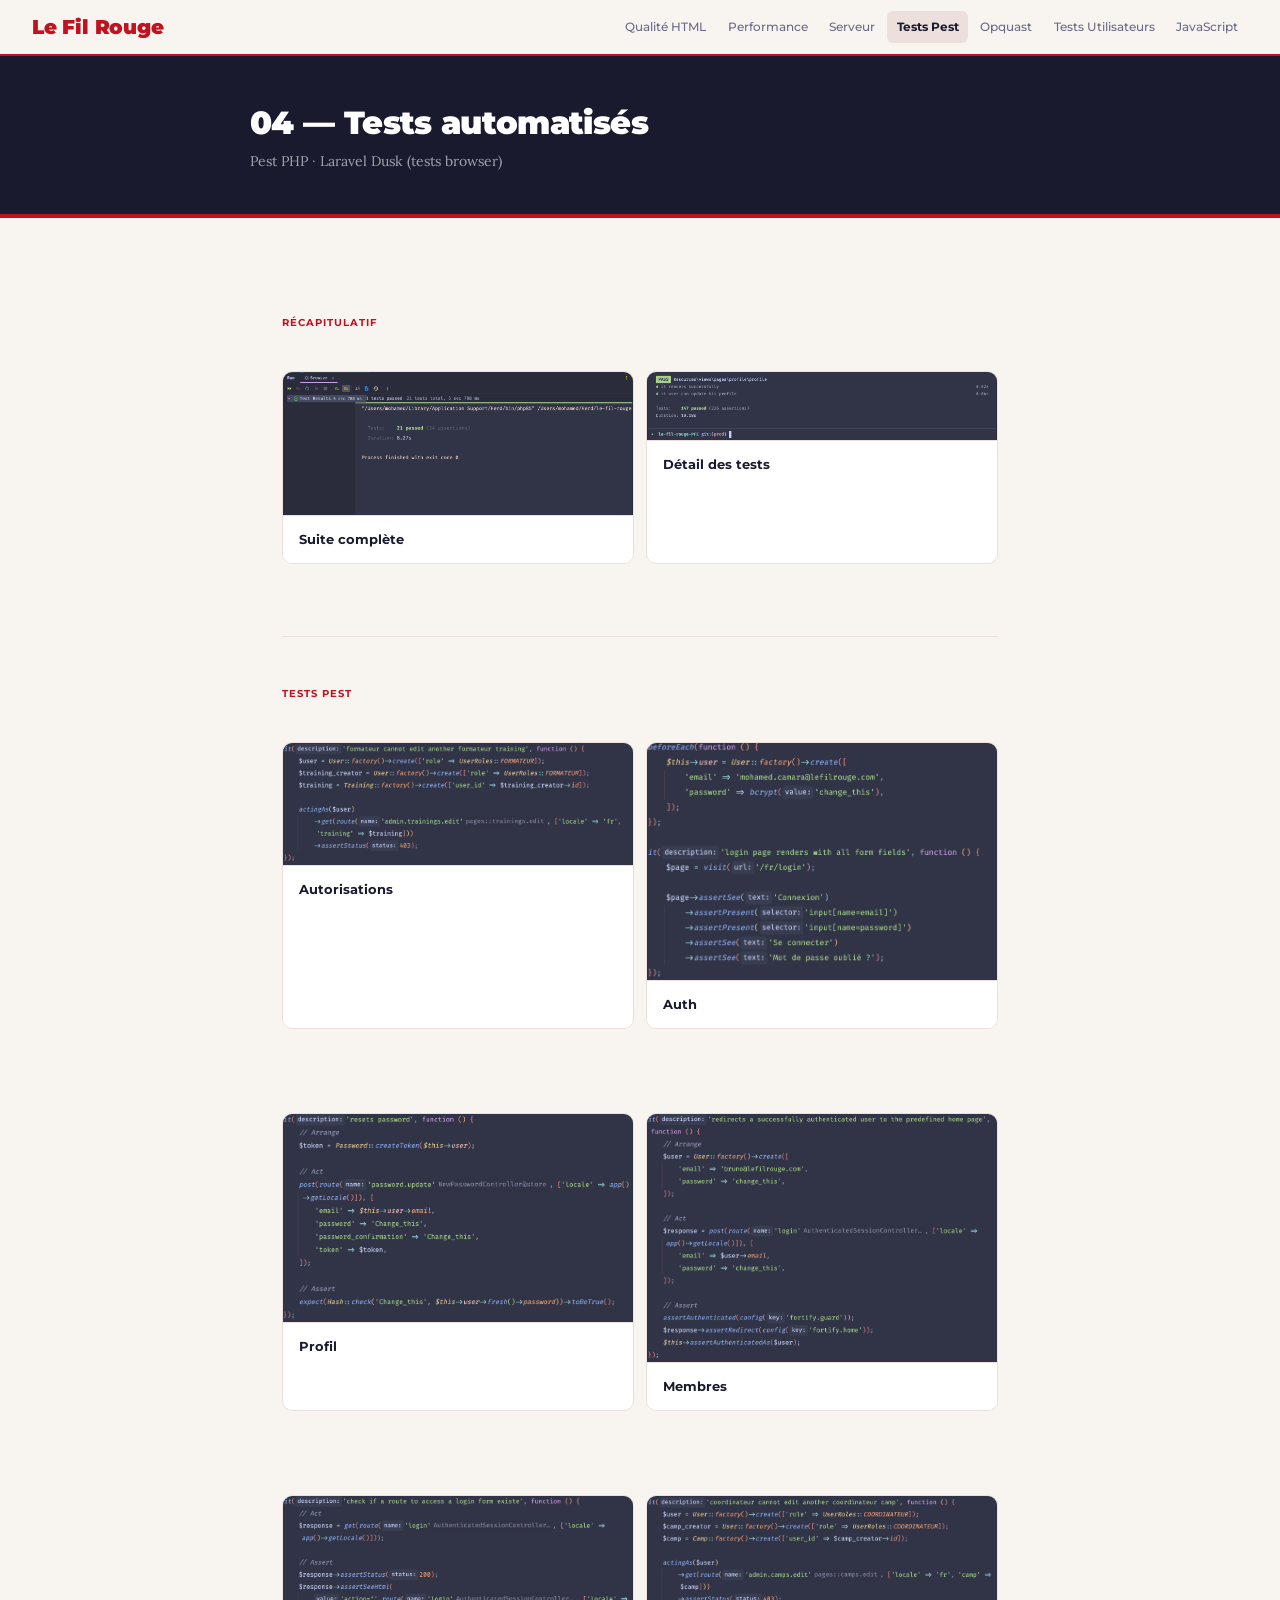
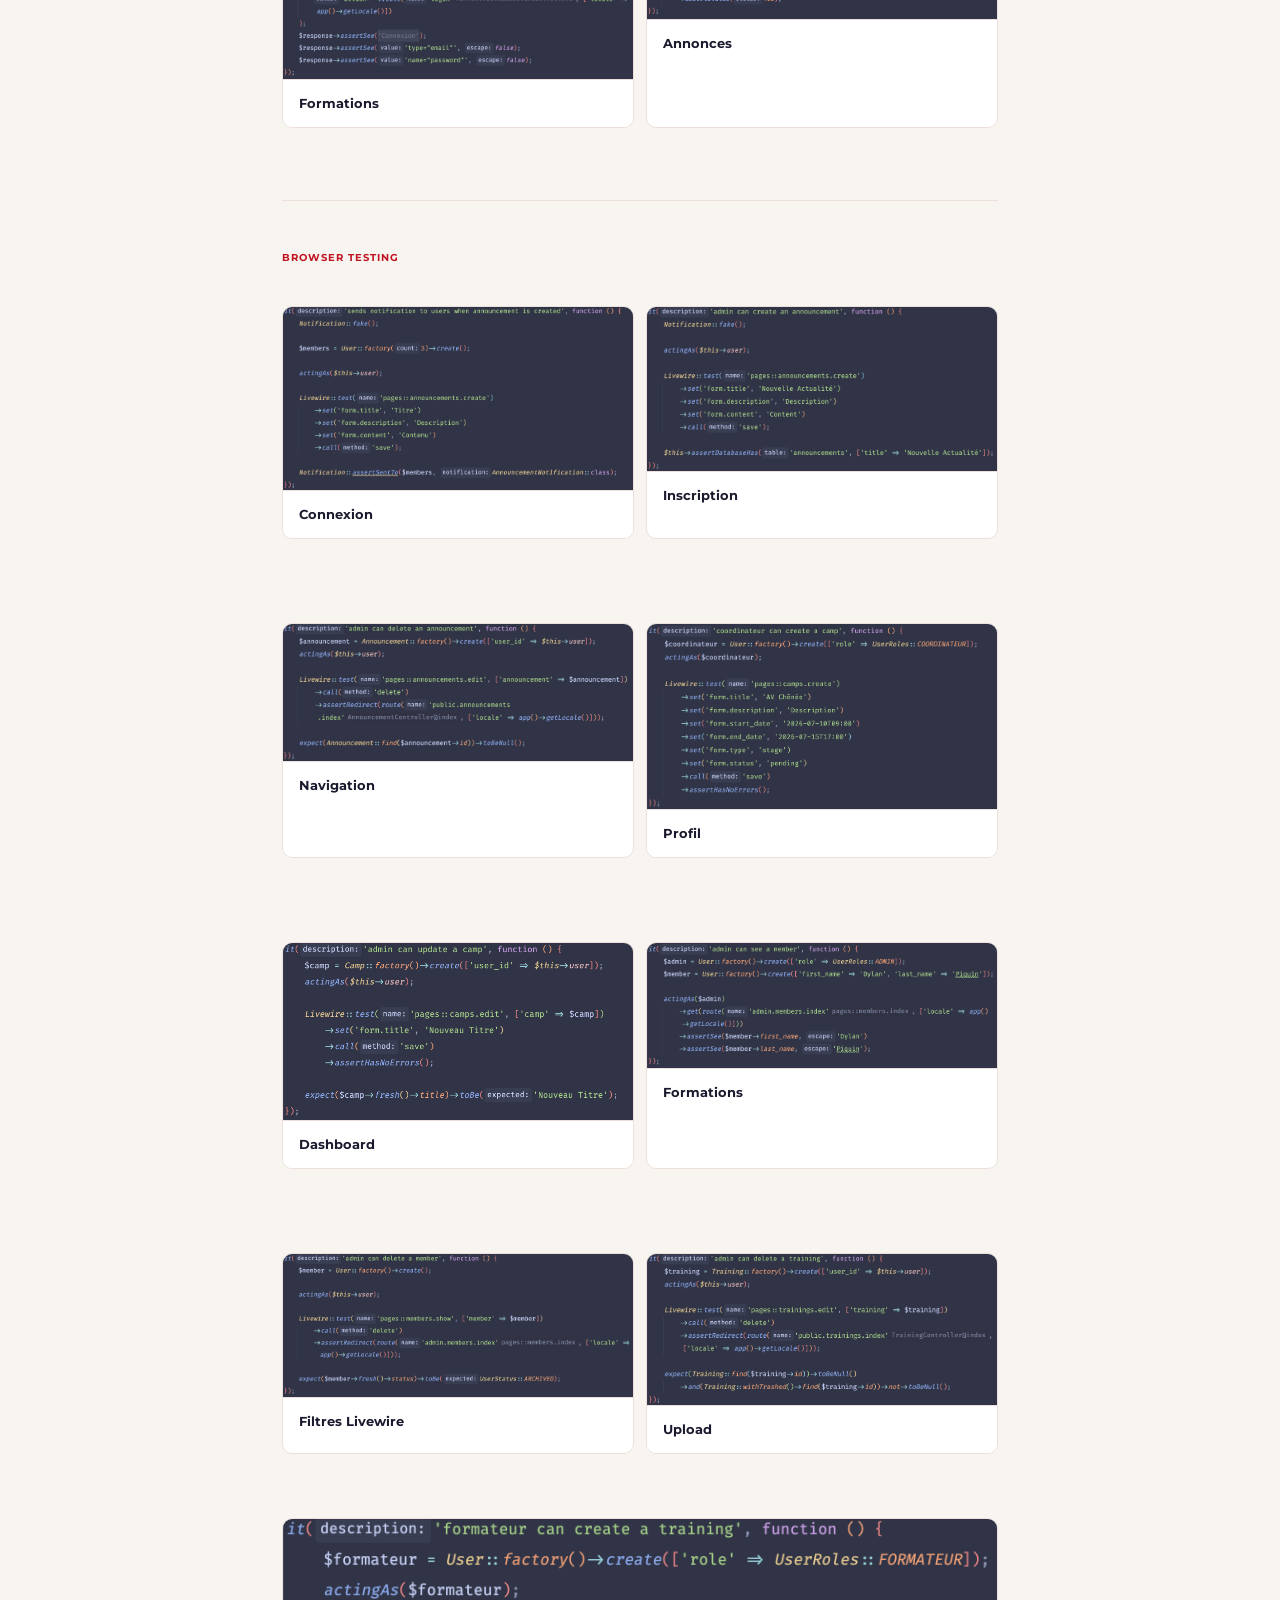
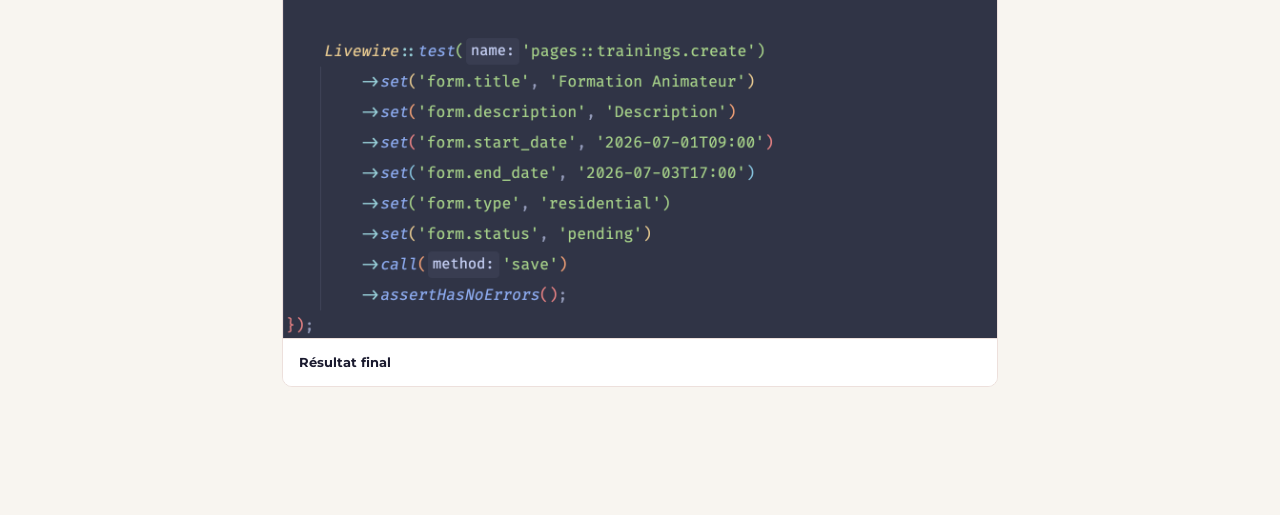
<file: pages/pest.html>
<!DOCTYPE html>
<html lang="fr">
<head>
  <meta charset="UTF-8">
  <meta name="viewport" content="width=device-width, initial-scale=1.0">
  <title>04 — Tests automatisés · Le Fil Rouge PFE</title>
  <link rel="stylesheet" href="../style.css">
</head>
<body>

  <header class="site-header">
    <a href=".." class="logo">Le Fil Rouge</a>
    <nav>
      <a href="quality.html">Qualité HTML</a>
      <a href="performance.html">Performance</a>
      <a href="server.html">Serveur</a>
      <a href="pest.html" class="active">Tests Pest</a>
      <a href="opquast.html">Opquast</a>
      <a href="users.html">Tests Utilisateurs</a>
      <a href="javascript.html">JavaScript</a>
    </nav>
  </header>

  <div class="hero">
    <div class="hero-inner">
      <h1>04 — Tests automatisés</h1>
      <p class="page-subtitle">Pest PHP · Laravel Dusk (tests browser)</p>
    </div>
  </div>

  <main class="page-wrapper">

    <h2>Récapitulatif</h2>

    <div class="shot-pair">
      <figure class="shot">
        <img class="shot-img" src="../assets/img/pest/screen-06-01-25.png" alt="Récapitulatif tests">
        <figcaption><strong>Suite complète</strong></figcaption>
      </figure>
      <figure class="shot">
        <img class="shot-img" src="../assets/img/pest/screen-06-02-12.png" alt="Détail tests">
        <figcaption><strong>Détail des tests</strong></figcaption>
      </figure>
    </div>

    <hr>

    <h2>Tests Pest</h2>

    <div class="shot-pair">
      <figure class="shot">
        <img class="shot-img" src="../assets/img/pest/screen-04-35-48.png" alt="Test Pest">
        <figcaption><strong>Autorisations</strong></figcaption>
      </figure>
      <figure class="shot">
        <img class="shot-img" src="../assets/img/pest/screen-04-33-16.png" alt="Test Pest">
        <figcaption><strong>Auth</strong></figcaption>
      </figure>
    </div>

    <div class="shot-pair">
      <figure class="shot">
        <img class="shot-img" src="../assets/img/pest/screen-04-34-07.png" alt="Test Pest">
        <figcaption><strong>Profil</strong></figcaption>
      </figure>
      <figure class="shot">
        <img class="shot-img" src="../assets/img/pest/screen-04-34-28.png" alt="Test Pest">
        <figcaption><strong>Membres</strong></figcaption>
      </figure>
    </div>

    <div class="shot-pair">
      <figure class="shot">
        <img class="shot-img" src="../assets/img/pest/screen-04-34-47.png" alt="Test Pest">
        <figcaption><strong>Formations</strong></figcaption>
      </figure>
      <figure class="shot">
        <img class="shot-img" src="../assets/img/pest/screen-04-35-34.png" alt="Test Pest">
        <figcaption><strong>Annonces</strong></figcaption>
      </figure>
    </div>

    <hr>

    <h2>Browser testing</h2>

    <div class="shot-pair">
      <figure class="shot">
        <img class="shot-img" src="../assets/img/pest/screen-04-36-23.png" alt="Dusk">
        <figcaption><strong>Connexion</strong></figcaption>
      </figure>
      <figure class="shot">
        <img class="shot-img" src="../assets/img/pest/screen-04-36-40.png" alt="Dusk">
        <figcaption><strong>Inscription</strong></figcaption>
      </figure>
    </div>

    <div class="shot-pair">
      <figure class="shot">
        <img class="shot-img" src="../assets/img/pest/screen-04-37-03.png" alt="Dusk">
        <figcaption><strong>Navigation</strong></figcaption>
      </figure>
      <figure class="shot">
        <img class="shot-img" src="../assets/img/pest/screen-04-37-27.png" alt="Dusk">
        <figcaption><strong>Profil</strong></figcaption>
      </figure>
    </div>

    <div class="shot-pair">
      <figure class="shot">
        <img class="shot-img" src="../assets/img/pest/screen-04-37-50.png" alt="Dusk">
        <figcaption><strong>Dashboard</strong></figcaption>
      </figure>
      <figure class="shot">
        <img class="shot-img" src="../assets/img/pest/screen-04-38-14.png" alt="Dusk">
        <figcaption><strong>Formations</strong></figcaption>
      </figure>
    </div>

    <div class="shot-pair">
      <figure class="shot">
        <img class="shot-img" src="../assets/img/pest/screen-04-38-27.png" alt="Dusk">
        <figcaption><strong>Filtres Livewire</strong></figcaption>
      </figure>
      <figure class="shot">
        <img class="shot-img" src="../assets/img/pest/screen-04-38-48.png" alt="Dusk">
        <figcaption><strong>Upload</strong></figcaption>
      </figure>
    </div>

    <figure class="shot">
      <img class="shot-img" src="../assets/img/pest/screen-04-39-13.png" alt="Dusk résultat">
      <figcaption><strong>Résultat final</strong></figcaption>
    </figure>

  </main>

</body>
</html>
</file>
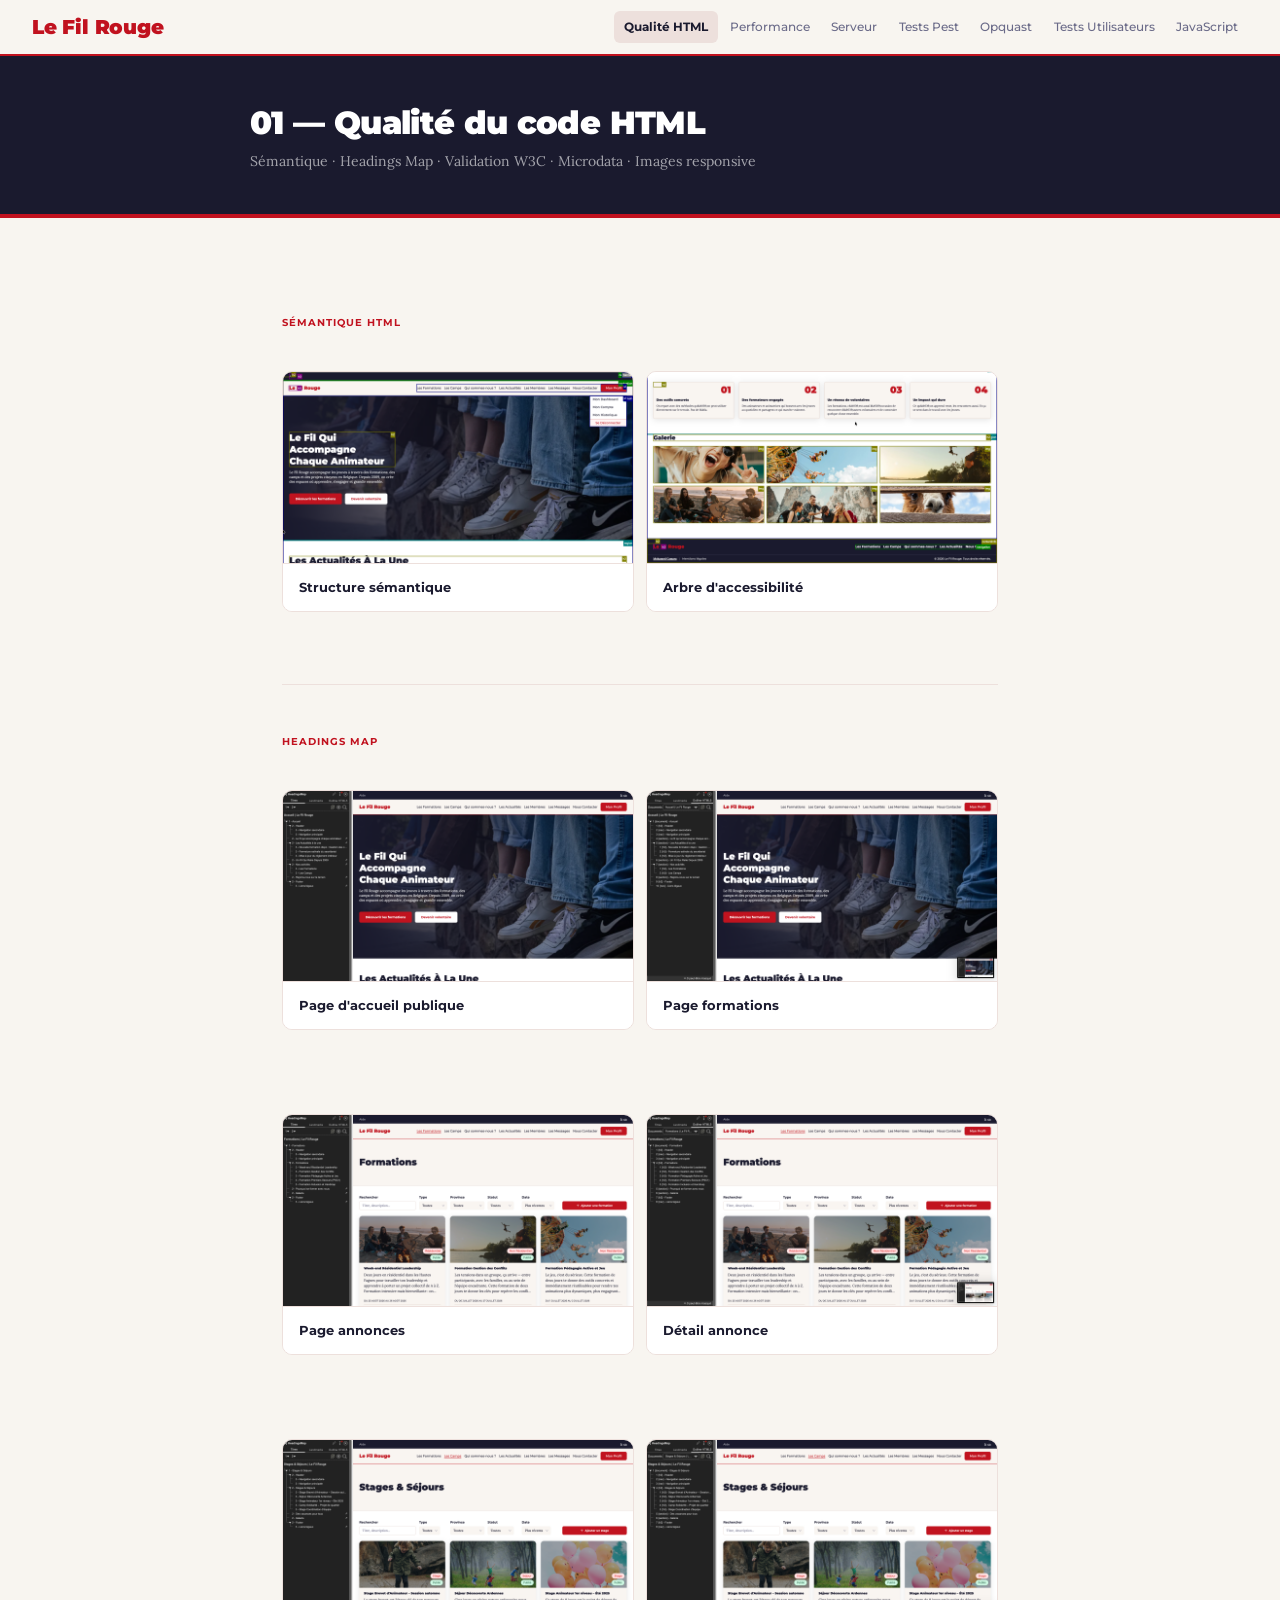
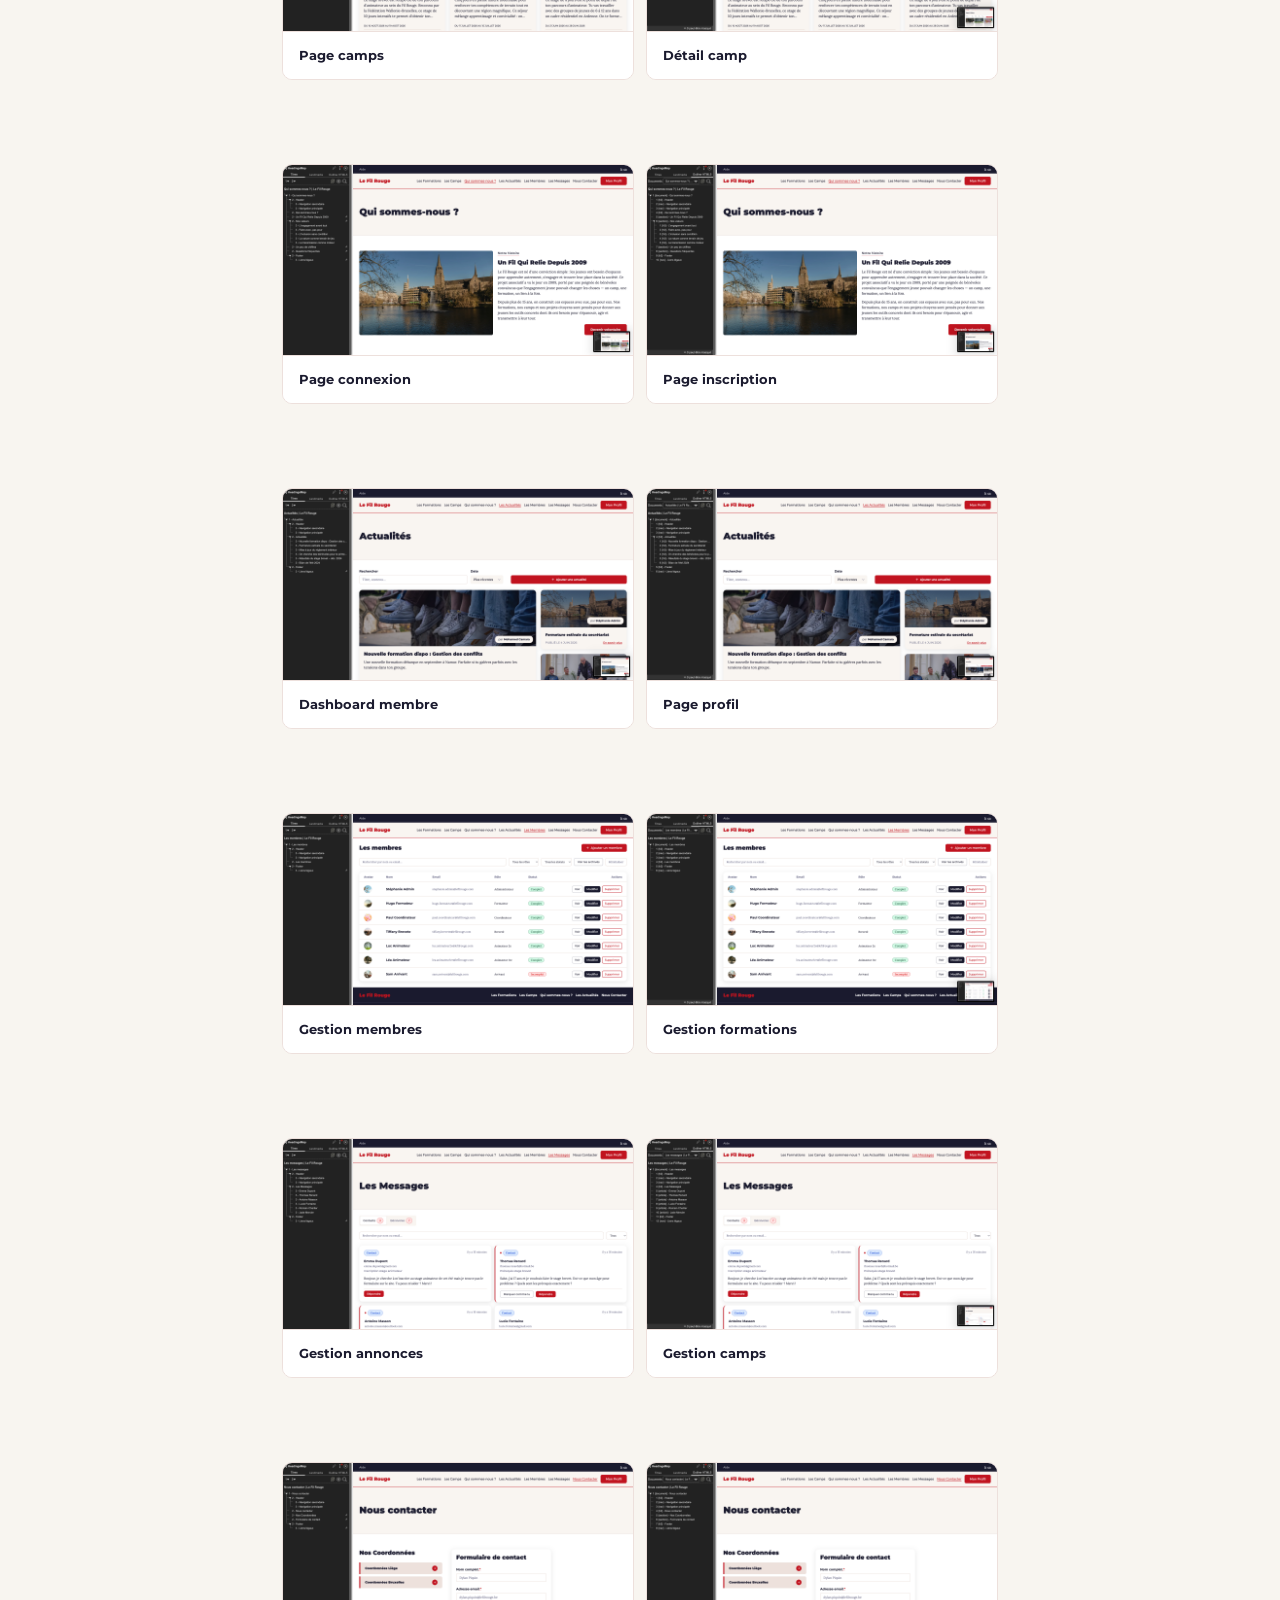
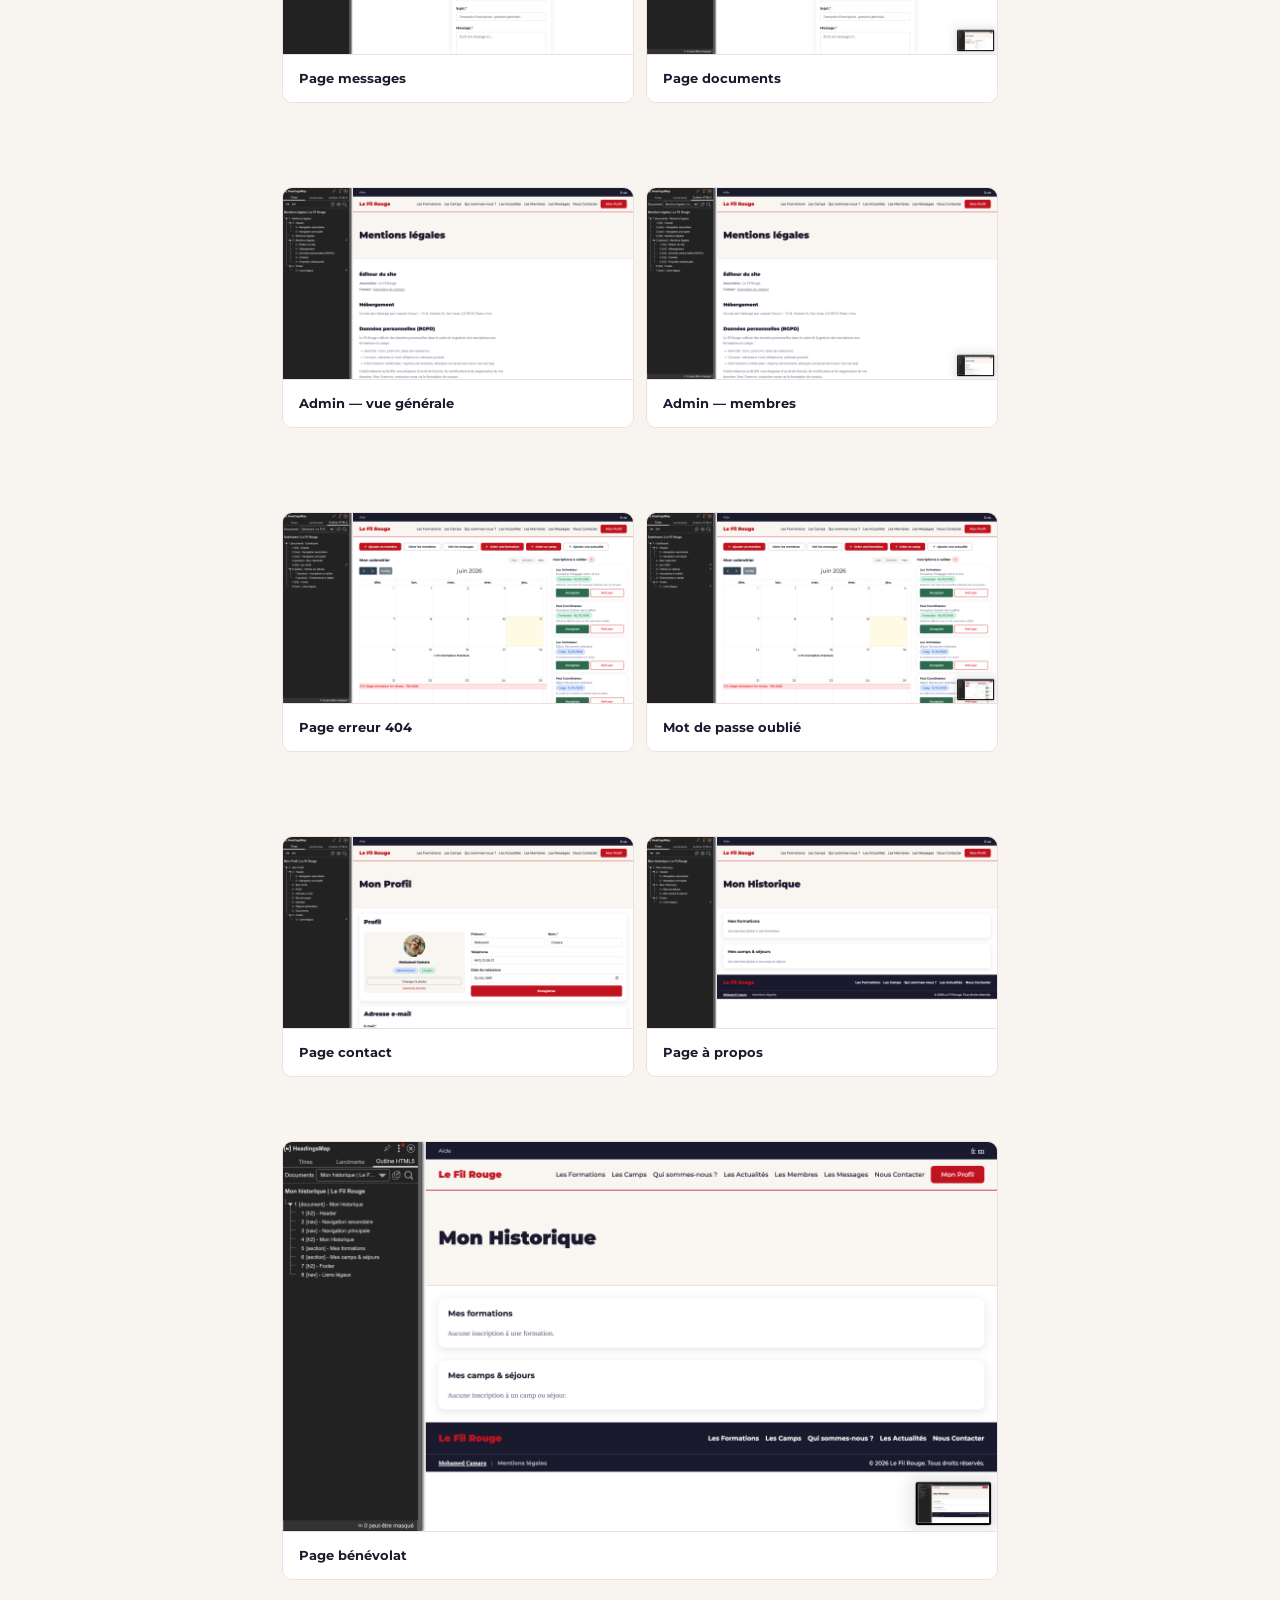
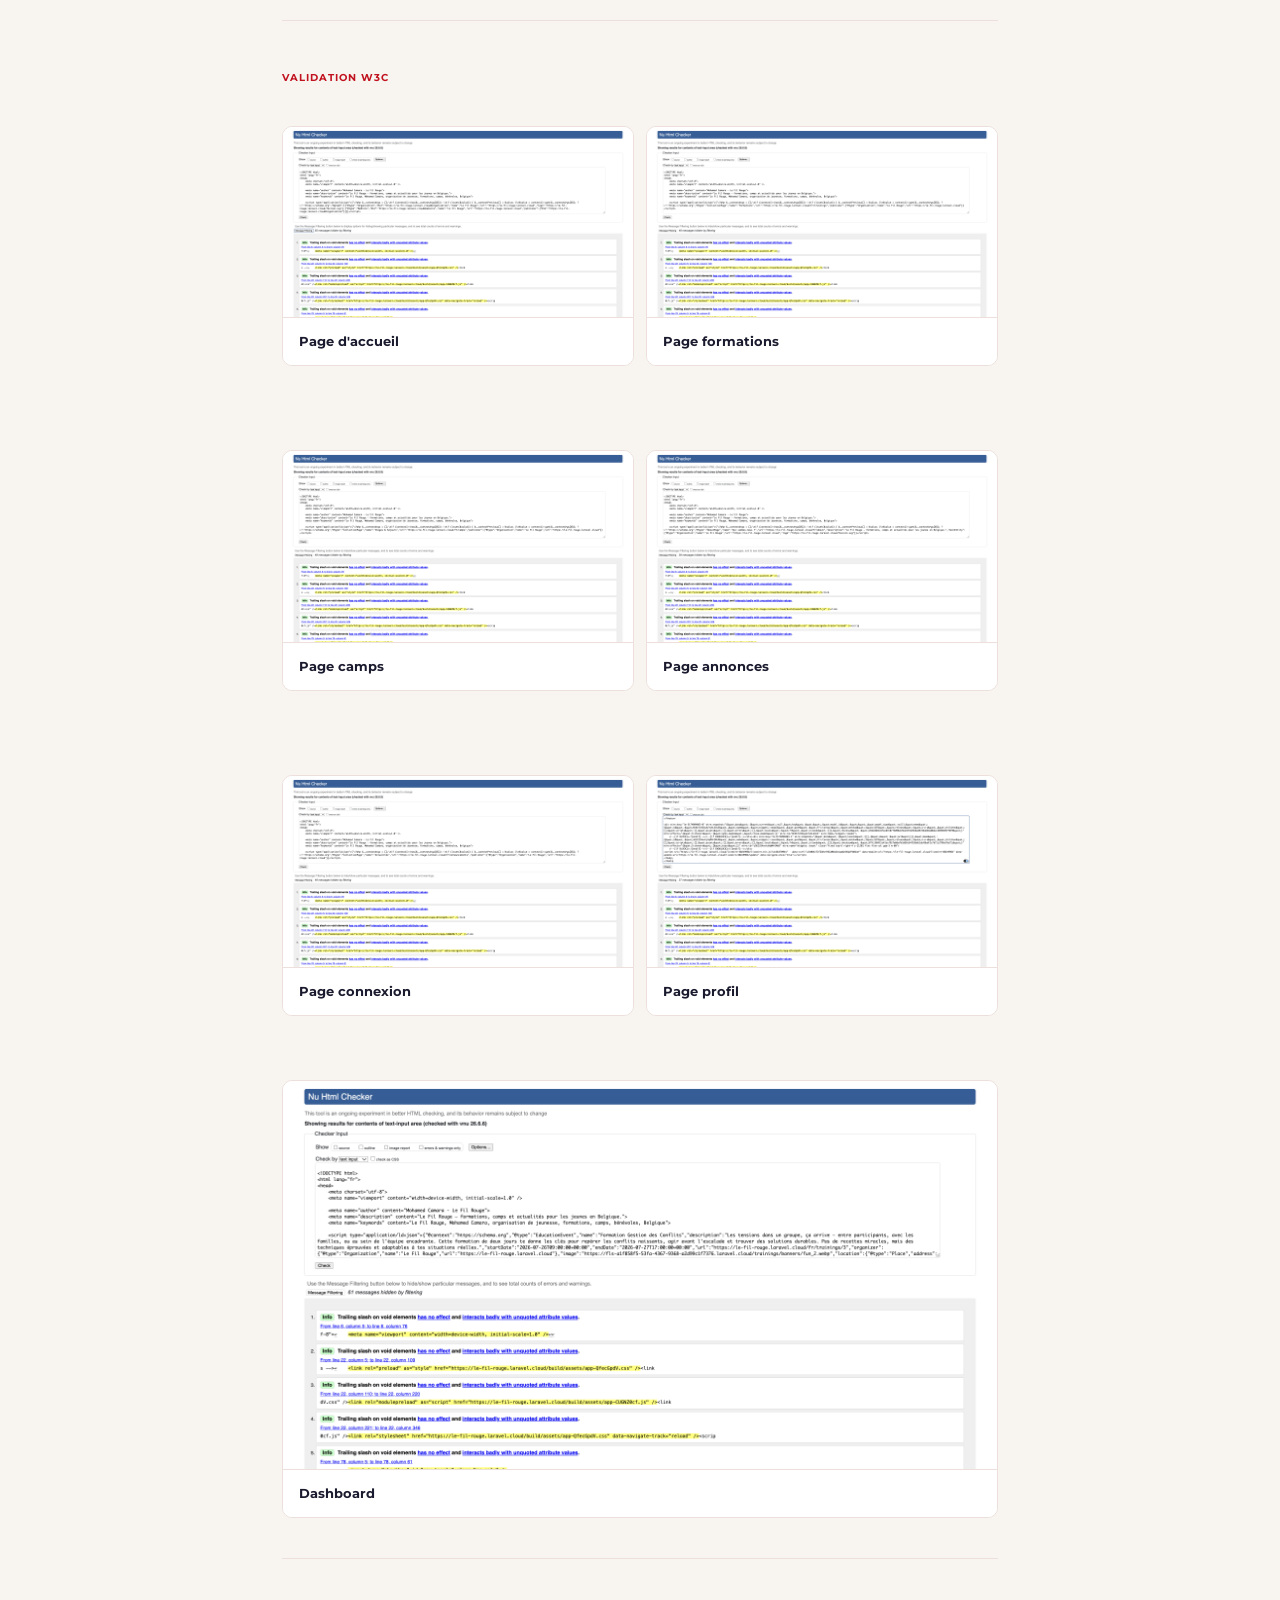
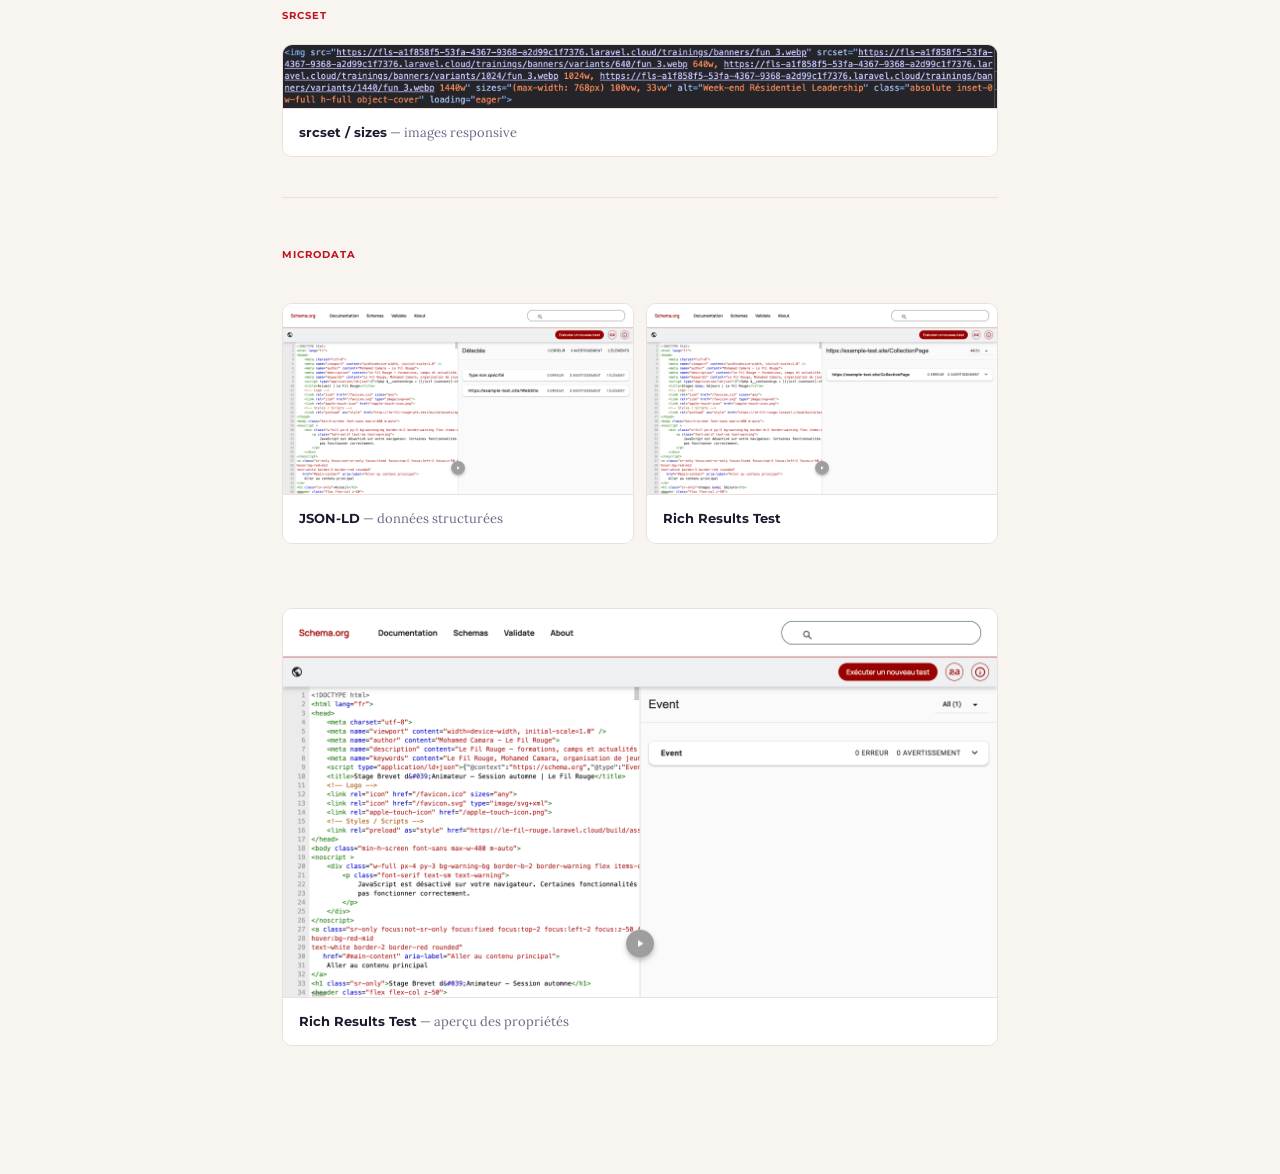
<file: pages/quality.html>
<!DOCTYPE html>
<html lang="fr">
<head>
  <meta charset="UTF-8">
  <meta name="viewport" content="width=device-width, initial-scale=1.0">
  <title>01 — Qualité HTML · Le Fil Rouge PFE</title>
  <link rel="stylesheet" href="../style.css">
</head>
<body>

  <header class="site-header">
    <a href=".." class="logo">Le Fil Rouge</a>
    <nav>
      <a href="quality.html" class="active">Qualité HTML</a>
      <a href="performance.html">Performance</a>
      <a href="server.html">Serveur</a>
      <a href="pest.html">Tests Pest</a>
      <a href="opquast.html">Opquast</a>
      <a href="users.html">Tests Utilisateurs</a>
      <a href="javascript.html">JavaScript</a>
    </nav>
  </header>

  <div class="hero">
    <div class="hero-inner">
      <h1>01 — Qualité du code HTML</h1>
      <p class="page-subtitle">Sémantique · Headings Map · Validation W3C · Microdata · Images responsive</p>
    </div>
  </div>

  <main class="page-wrapper">

    <h2>Sémantique HTML</h2>

    <div class="shot-pair">
      <figure class="shot">
        <img class="shot-img" src="../assets/img/quality/screen-04-28-31.png" alt="Structure sémantique HTML">
        <figcaption><strong>Structure sémantique</strong></figcaption>
      </figure>
      <figure class="shot">
        <img class="shot-img" src="../assets/img/quality/screen-04-29-57.png" alt="Arbre d'accessibilité DevTools">
        <figcaption><strong>Arbre d'accessibilité</strong></figcaption>
      </figure>
    </div>

    <hr>

    <h2>Headings Map</h2>

    <div class="shot-pair">
      <figure class="shot">
        <img class="shot-img" src="../assets/img/quality/screen-05-09-59.png" alt="HeadingsMap">
        <figcaption><strong>Page d'accueil publique</strong></figcaption>
      </figure>
      <figure class="shot">
        <img class="shot-img" src="../assets/img/quality/screen-05-10-04.png" alt="HeadingsMap">
        <figcaption><strong>Page formations</strong></figcaption>
      </figure>
    </div>

    <div class="shot-pair">
      <figure class="shot">
        <img class="shot-img" src="../assets/img/quality/screen-05-10-16.png" alt="HeadingsMap">
        <figcaption><strong>Page annonces</strong></figcaption>
      </figure>
      <figure class="shot">
        <img class="shot-img" src="../assets/img/quality/screen-05-10-19.png" alt="HeadingsMap">
        <figcaption><strong>Détail annonce</strong></figcaption>
      </figure>
    </div>

    <div class="shot-pair">
      <figure class="shot">
        <img class="shot-img" src="../assets/img/quality/screen-05-10-31.png" alt="HeadingsMap">
        <figcaption><strong>Page camps</strong></figcaption>
      </figure>
      <figure class="shot">
        <img class="shot-img" src="../assets/img/quality/screen-05-10-34.png" alt="HeadingsMap">
        <figcaption><strong>Détail camp</strong></figcaption>
      </figure>
    </div>

    <div class="shot-pair">
      <figure class="shot">
        <img class="shot-img" src="../assets/img/quality/screen-05-10-39.png" alt="HeadingsMap">
        <figcaption><strong>Page connexion</strong></figcaption>
      </figure>
      <figure class="shot">
        <img class="shot-img" src="../assets/img/quality/screen-05-10-42.png" alt="HeadingsMap">
        <figcaption><strong>Page inscription</strong></figcaption>
      </figure>
    </div>

    <div class="shot-pair">
      <figure class="shot">
        <img class="shot-img" src="../assets/img/quality/screen-05-10-48.png" alt="HeadingsMap">
        <figcaption><strong>Dashboard membre</strong></figcaption>
      </figure>
      <figure class="shot">
        <img class="shot-img" src="../assets/img/quality/screen-05-10-51.png" alt="HeadingsMap">
        <figcaption><strong>Page profil</strong></figcaption>
      </figure>
    </div>

    <div class="shot-pair">
      <figure class="shot">
        <img class="shot-img" src="../assets/img/quality/screen-05-11-05.png" alt="HeadingsMap">
        <figcaption><strong>Gestion membres</strong></figcaption>
      </figure>
      <figure class="shot">
        <img class="shot-img" src="../assets/img/quality/screen-05-11-08.png" alt="HeadingsMap">
        <figcaption><strong>Gestion formations</strong></figcaption>
      </figure>
    </div>

    <div class="shot-pair">
      <figure class="shot">
        <img class="shot-img" src="../assets/img/quality/screen-05-11-27.png" alt="HeadingsMap">
        <figcaption><strong>Gestion annonces</strong></figcaption>
      </figure>
      <figure class="shot">
        <img class="shot-img" src="../assets/img/quality/screen-05-11-30.png" alt="HeadingsMap">
        <figcaption><strong>Gestion camps</strong></figcaption>
      </figure>
    </div>

    <div class="shot-pair">
      <figure class="shot">
        <img class="shot-img" src="../assets/img/quality/screen-05-11-43.png" alt="HeadingsMap">
        <figcaption><strong>Page messages</strong></figcaption>
      </figure>
      <figure class="shot">
        <img class="shot-img" src="../assets/img/quality/screen-05-11-46.png" alt="HeadingsMap">
        <figcaption><strong>Page documents</strong></figcaption>
      </figure>
    </div>

    <div class="shot-pair">
      <figure class="shot">
        <img class="shot-img" src="../assets/img/quality/screen-05-15-42.png" alt="HeadingsMap">
        <figcaption><strong>Admin — vue générale</strong></figcaption>
      </figure>
      <figure class="shot">
        <img class="shot-img" src="../assets/img/quality/screen-05-15-46.png" alt="HeadingsMap">
        <figcaption><strong>Admin — membres</strong></figcaption>
      </figure>
    </div>

    <div class="shot-pair">
      <figure class="shot">
        <img class="shot-img" src="../assets/img/quality/screen-05-16-11.png" alt="HeadingsMap">
        <figcaption><strong>Page erreur 404</strong></figcaption>
      </figure>
      <figure class="shot">
        <img class="shot-img" src="../assets/img/quality/screen-05-16-14.png" alt="HeadingsMap">
        <figcaption><strong>Mot de passe oublié</strong></figcaption>
      </figure>
    </div>

    <div class="shot-pair">
      <figure class="shot">
        <img class="shot-img" src="../assets/img/quality/screen-05-16-26.png" alt="HeadingsMap">
        <figcaption><strong>Page contact</strong></figcaption>
      </figure>
      <figure class="shot">
        <img class="shot-img" src="../assets/img/quality/screen-05-25-56.png" alt="HeadingsMap">
        <figcaption><strong>Page à propos</strong></figcaption>
      </figure>
    </div>

    <figure class="shot">
      <img class="shot-img" src="../assets/img/quality/screen-05-26-00.png" alt="HeadingsMap">
      <figcaption><strong>Page bénévolat</strong></figcaption>
    </figure>

    <hr>

    <h2>Validation W3C</h2>

    <div class="shot-pair">
      <figure class="shot">
        <img class="shot-img" src="../assets/img/quality/screen-05-29-27.png" alt="W3C Validator">
        <figcaption><strong>Page d'accueil</strong></figcaption>
      </figure>
      <figure class="shot">
        <img class="shot-img" src="../assets/img/quality/screen-05-30-03.png" alt="W3C Validator">
        <figcaption><strong>Page formations</strong></figcaption>
      </figure>
    </div>

    <div class="shot-pair">
      <figure class="shot">
        <img class="shot-img" src="../assets/img/quality/screen-05-30-31.png" alt="W3C Validator">
        <figcaption><strong>Page camps</strong></figcaption>
      </figure>
      <figure class="shot">
        <img class="shot-img" src="../assets/img/quality/screen-05-31-19.png" alt="W3C Validator">
        <figcaption><strong>Page annonces</strong></figcaption>
      </figure>
    </div>

    <div class="shot-pair">
      <figure class="shot">
        <img class="shot-img" src="../assets/img/quality/screen-05-32-05.png" alt="W3C Validator">
        <figcaption><strong>Page connexion</strong></figcaption>
      </figure>
      <figure class="shot">
        <img class="shot-img" src="../assets/img/quality/screen-05-32-42.png" alt="W3C Validator">
        <figcaption><strong>Page profil</strong></figcaption>
      </figure>
    </div>

    <figure class="shot">
      <img class="shot-img" src="../assets/img/quality/screen-05-33-22.png" alt="W3C Validator">
      <figcaption><strong>Dashboard</strong></figcaption>
    </figure>

    <hr>

    <h2>srcset</h2>

    <figure class="shot">
      <img class="shot-img" src="../assets/img/quality/screen-04-43-13.png" alt="Attribut srcset">
      <figcaption><strong>srcset / sizes</strong> — images responsive</figcaption>
    </figure>

    <hr>

    <h2>Microdata</h2>

    <div class="shot-pair">
      <figure class="shot">
        <img class="shot-img" src="../assets/img/quality/screen-05-34-50.png" alt="JSON-LD">
        <figcaption><strong>JSON-LD</strong> — données structurées</figcaption>
      </figure>
      <figure class="shot">
        <img class="shot-img" src="../assets/img/quality/screen-05-35-37.png" alt="Rich Results Test">
        <figcaption><strong>Rich Results Test</strong></figcaption>
      </figure>
    </div>

    <figure class="shot">
      <img class="shot-img" src="../assets/img/quality/screen-05-36-28.png" alt="Rich Results Test — aperçu">
      <figcaption><strong>Rich Results Test</strong> — aperçu des propriétés</figcaption>
    </figure>

  </main>

</body>
</html>
</file>
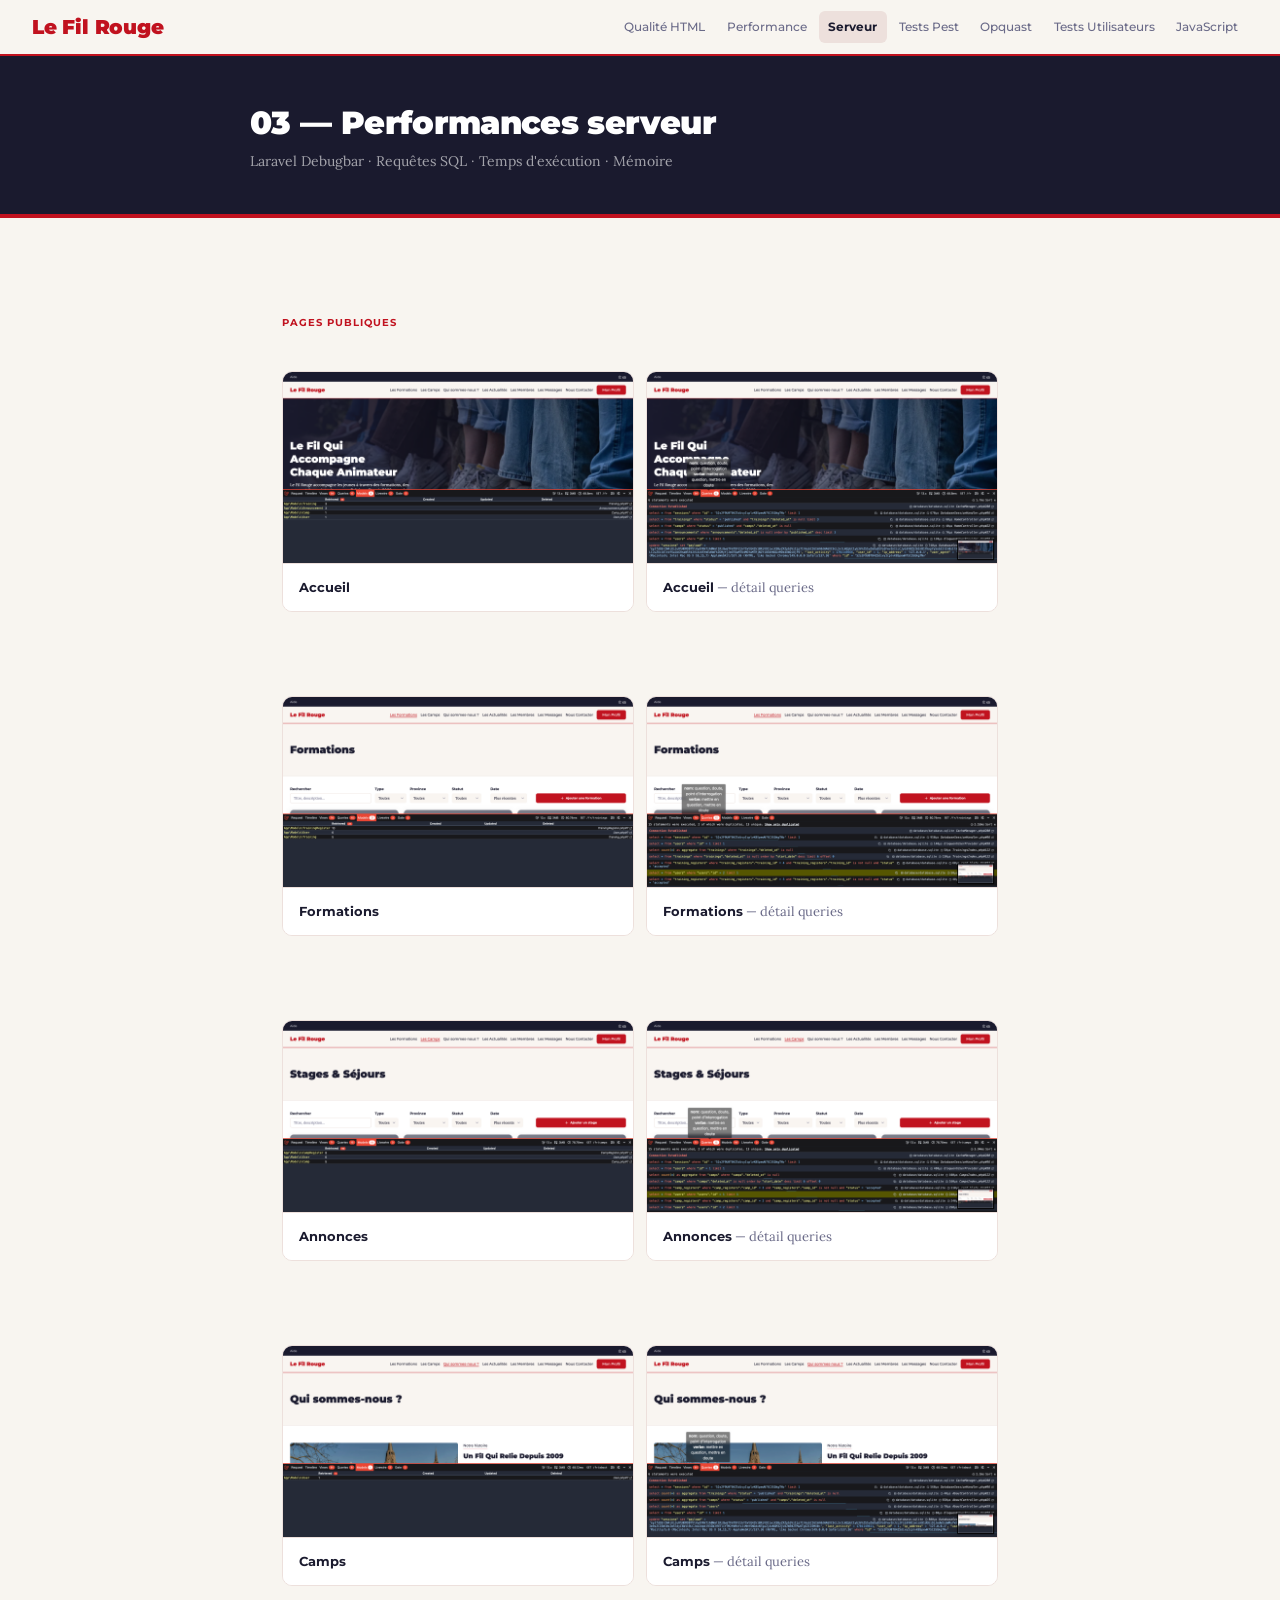
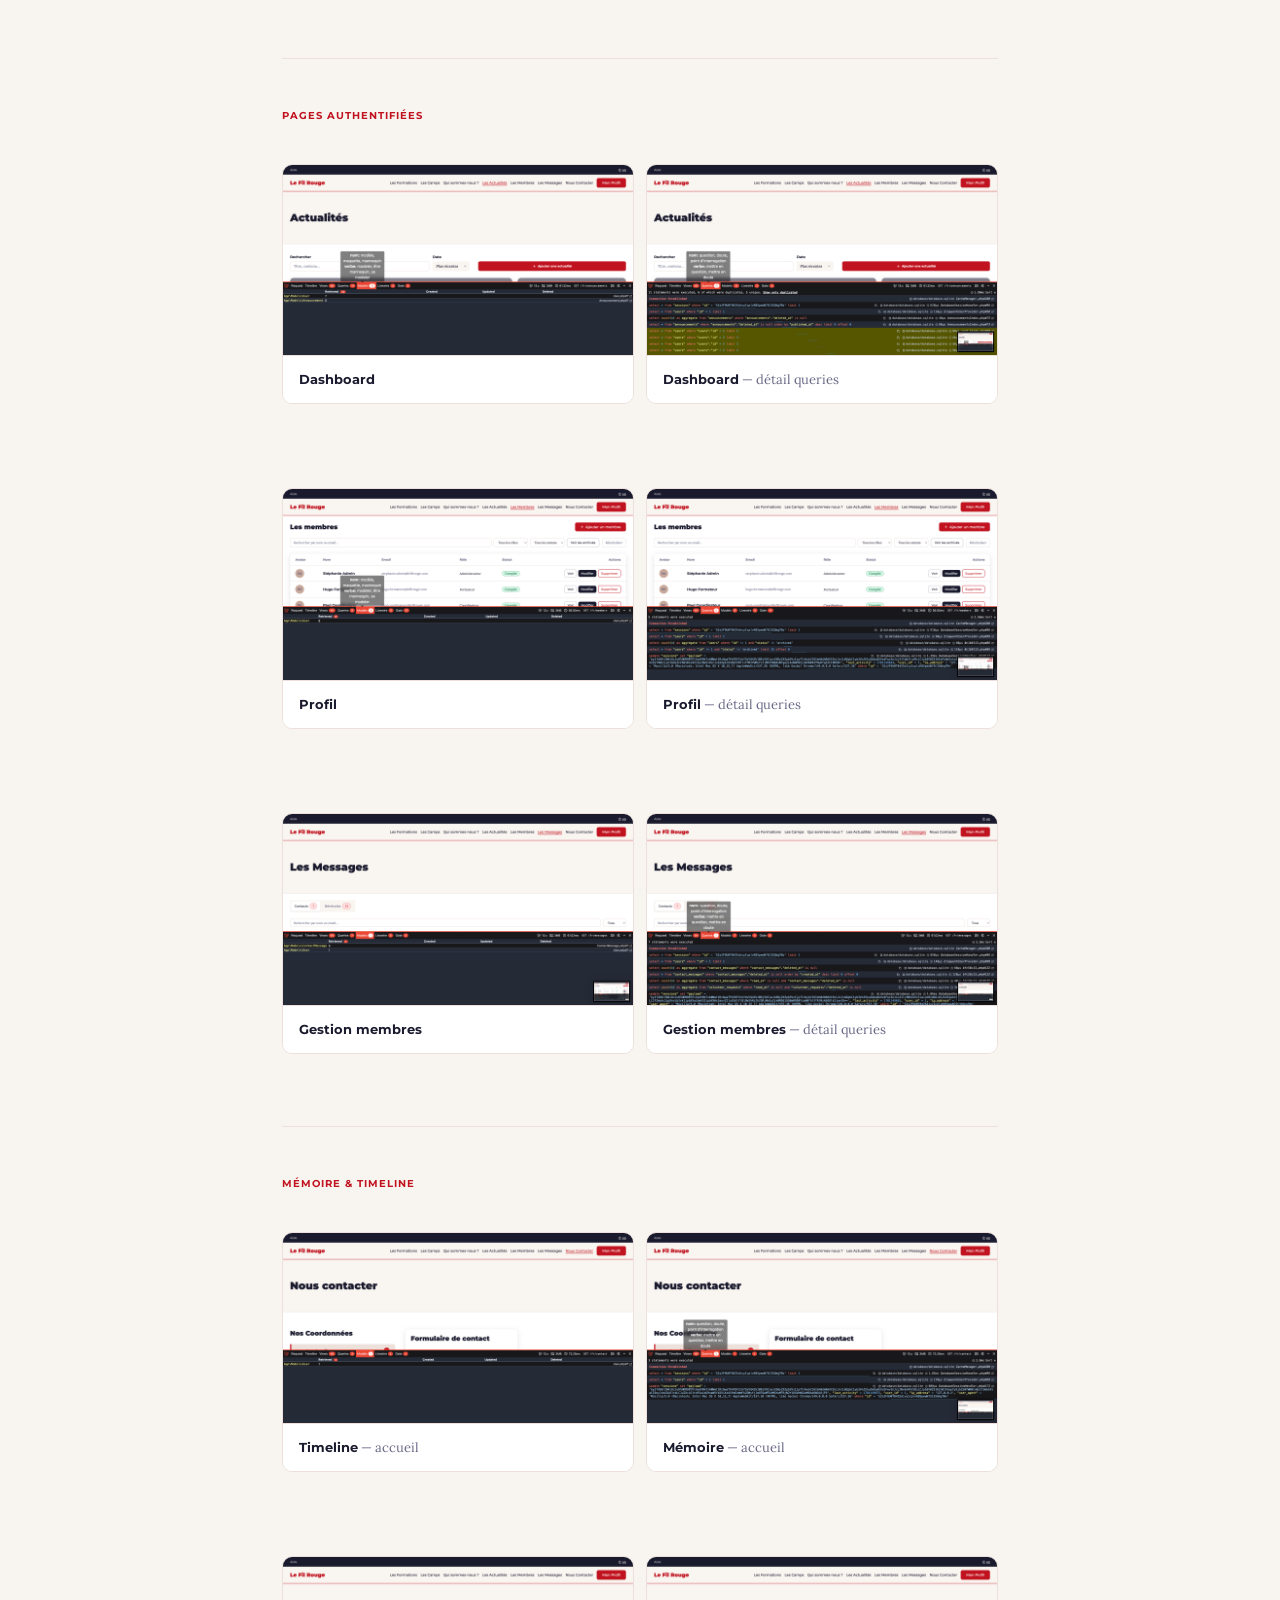
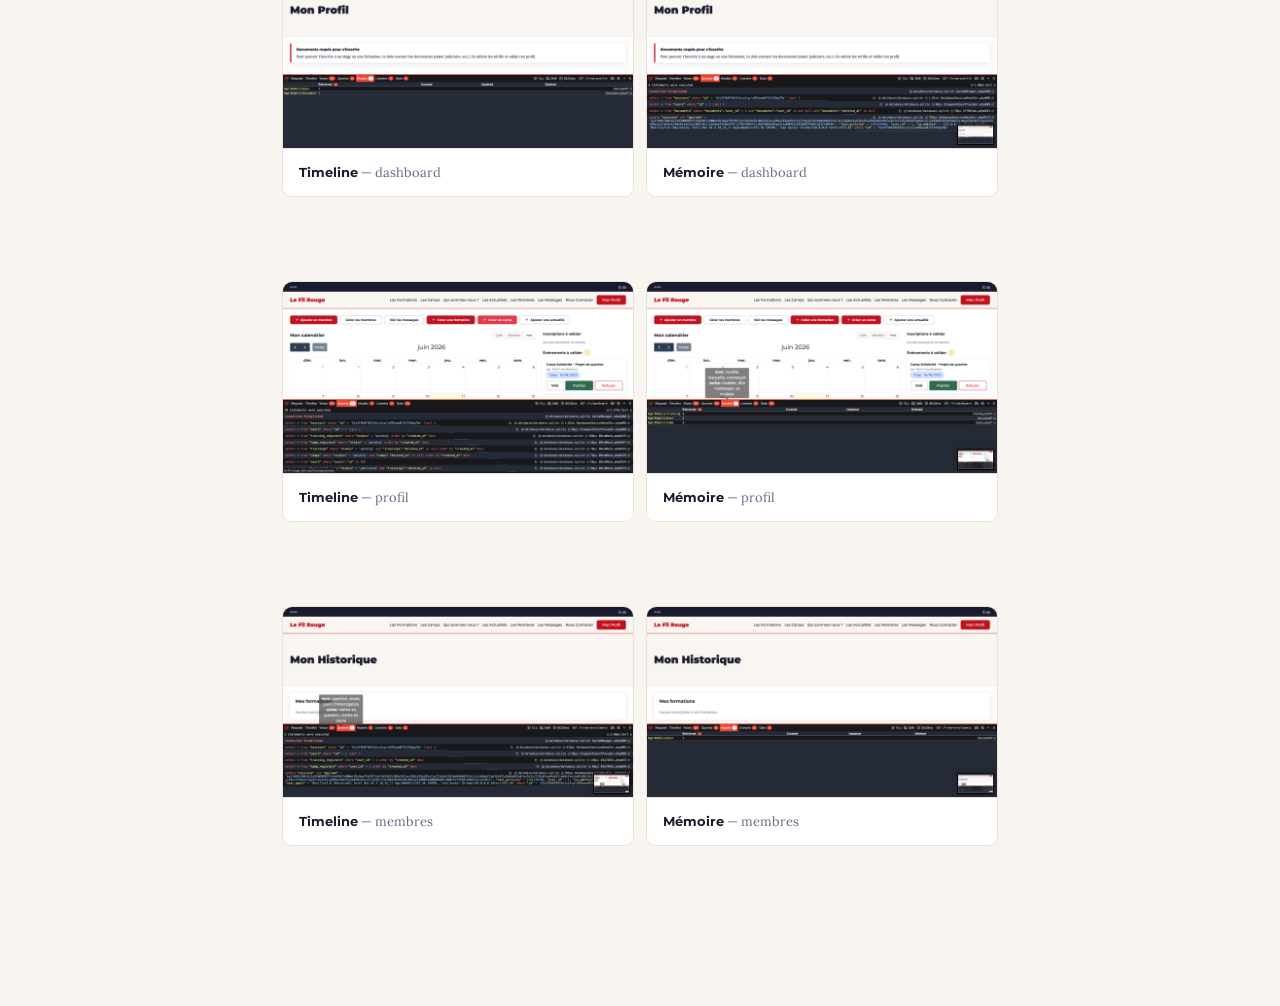
<file: pages/server.html>
<!DOCTYPE html>
<html lang="fr">
<head>
  <meta charset="UTF-8">
  <meta name="viewport" content="width=device-width, initial-scale=1.0">
  <title>03 — Serveur · Le Fil Rouge PFE</title>
  <link rel="stylesheet" href="../style.css">
</head>
<body>

  <header class="site-header">
    <a href=".." class="logo">Le Fil Rouge</a>
    <nav>
      <a href="quality.html">Qualité HTML</a>
      <a href="performance.html">Performance</a>
      <a href="server.html" class="active">Serveur</a>
      <a href="pest.html">Tests Pest</a>
      <a href="opquast.html">Opquast</a>
      <a href="users.html">Tests Utilisateurs</a>
      <a href="javascript.html">JavaScript</a>
    </nav>
  </header>

  <div class="hero">
    <div class="hero-inner">
      <h1>03 — Performances serveur</h1>
      <p class="page-subtitle">Laravel Debugbar · Requêtes SQL · Temps d'exécution · Mémoire</p>
    </div>
  </div>

  <main class="page-wrapper">

    <h2>Pages publiques</h2>

    <div class="shot-pair">
      <figure class="shot">
        <img class="shot-img" src="../assets/img/server/screen-05-46-15.png" alt="Debugbar">
        <figcaption><strong>Accueil</strong></figcaption>
      </figure>
      <figure class="shot">
        <img class="shot-img" src="../assets/img/server/screen-05-46-18.png" alt="Debugbar">
        <figcaption><strong>Accueil</strong> — détail queries</figcaption>
      </figure>
    </div>

    <div class="shot-pair">
      <figure class="shot">
        <img class="shot-img" src="../assets/img/server/screen-05-46-27.png" alt="Debugbar">
        <figcaption><strong>Formations</strong></figcaption>
      </figure>
      <figure class="shot">
        <img class="shot-img" src="../assets/img/server/screen-05-46-30.png" alt="Debugbar">
        <figcaption><strong>Formations</strong> — détail queries</figcaption>
      </figure>
    </div>

    <div class="shot-pair">
      <figure class="shot">
        <img class="shot-img" src="../assets/img/server/screen-05-46-43.png" alt="Debugbar">
        <figcaption><strong>Annonces</strong></figcaption>
      </figure>
      <figure class="shot">
        <img class="shot-img" src="../assets/img/server/screen-05-46-48.png" alt="Debugbar">
        <figcaption><strong>Annonces</strong> — détail queries</figcaption>
      </figure>
    </div>

    <div class="shot-pair">
      <figure class="shot">
        <img class="shot-img" src="../assets/img/server/screen-05-46-56.png" alt="Debugbar">
        <figcaption><strong>Camps</strong></figcaption>
      </figure>
      <figure class="shot">
        <img class="shot-img" src="../assets/img/server/screen-05-46-58.png" alt="Debugbar">
        <figcaption><strong>Camps</strong> — détail queries</figcaption>
      </figure>
    </div>

    <hr>

    <h2>Pages authentifiées</h2>

    <div class="shot-pair">
      <figure class="shot">
        <img class="shot-img" src="../assets/img/server/screen-05-47-05.png" alt="Debugbar">
        <figcaption><strong>Dashboard</strong></figcaption>
      </figure>
      <figure class="shot">
        <img class="shot-img" src="../assets/img/server/screen-05-47-07.png" alt="Debugbar">
        <figcaption><strong>Dashboard</strong> — détail queries</figcaption>
      </figure>
    </div>

    <div class="shot-pair">
      <figure class="shot">
        <img class="shot-img" src="../assets/img/server/screen-05-47-30.png" alt="Debugbar">
        <figcaption><strong>Profil</strong></figcaption>
      </figure>
      <figure class="shot">
        <img class="shot-img" src="../assets/img/server/screen-05-47-32.png" alt="Debugbar">
        <figcaption><strong>Profil</strong> — détail queries</figcaption>
      </figure>
    </div>

    <div class="shot-pair">
      <figure class="shot">
        <img class="shot-img" src="../assets/img/server/screen-05-47-37.png" alt="Debugbar">
        <figcaption><strong>Gestion membres</strong></figcaption>
      </figure>
      <figure class="shot">
        <img class="shot-img" src="../assets/img/server/screen-05-47-41.png" alt="Debugbar">
        <figcaption><strong>Gestion membres</strong> — détail queries</figcaption>
      </figure>
    </div>

    <hr>

    <h2>Mémoire & Timeline</h2>

    <div class="shot-pair">
      <figure class="shot">
        <img class="shot-img" src="../assets/img/server/screen-05-48-00.png" alt="Timeline">
        <figcaption><strong>Timeline</strong> — accueil</figcaption>
      </figure>
      <figure class="shot">
        <img class="shot-img" src="../assets/img/server/screen-05-48-03.png" alt="Mémoire">
        <figcaption><strong>Mémoire</strong> — accueil</figcaption>
      </figure>
    </div>

    <div class="shot-pair">
      <figure class="shot">
        <img class="shot-img" src="../assets/img/server/screen-05-48-12.png" alt="Timeline">
        <figcaption><strong>Timeline</strong> — dashboard</figcaption>
      </figure>
      <figure class="shot">
        <img class="shot-img" src="../assets/img/server/screen-05-48-14.png" alt="Mémoire">
        <figcaption><strong>Mémoire</strong> — dashboard</figcaption>
      </figure>
    </div>

    <div class="shot-pair">
      <figure class="shot">
        <img class="shot-img" src="../assets/img/server/screen-05-48-22.png" alt="Timeline">
        <figcaption><strong>Timeline</strong> — profil</figcaption>
      </figure>
      <figure class="shot">
        <img class="shot-img" src="../assets/img/server/screen-05-48-25.png" alt="Mémoire">
        <figcaption><strong>Mémoire</strong> — profil</figcaption>
      </figure>
    </div>

    <div class="shot-pair">
      <figure class="shot">
        <img class="shot-img" src="../assets/img/server/screen-05-48-31.png" alt="Timeline">
        <figcaption><strong>Timeline</strong> — membres</figcaption>
      </figure>
      <figure class="shot">
        <img class="shot-img" src="../assets/img/server/screen-05-48-35.png" alt="Mémoire">
        <figcaption><strong>Mémoire</strong> — membres</figcaption>
      </figure>
    </div>

  </main>

</body>
</html>
</file>
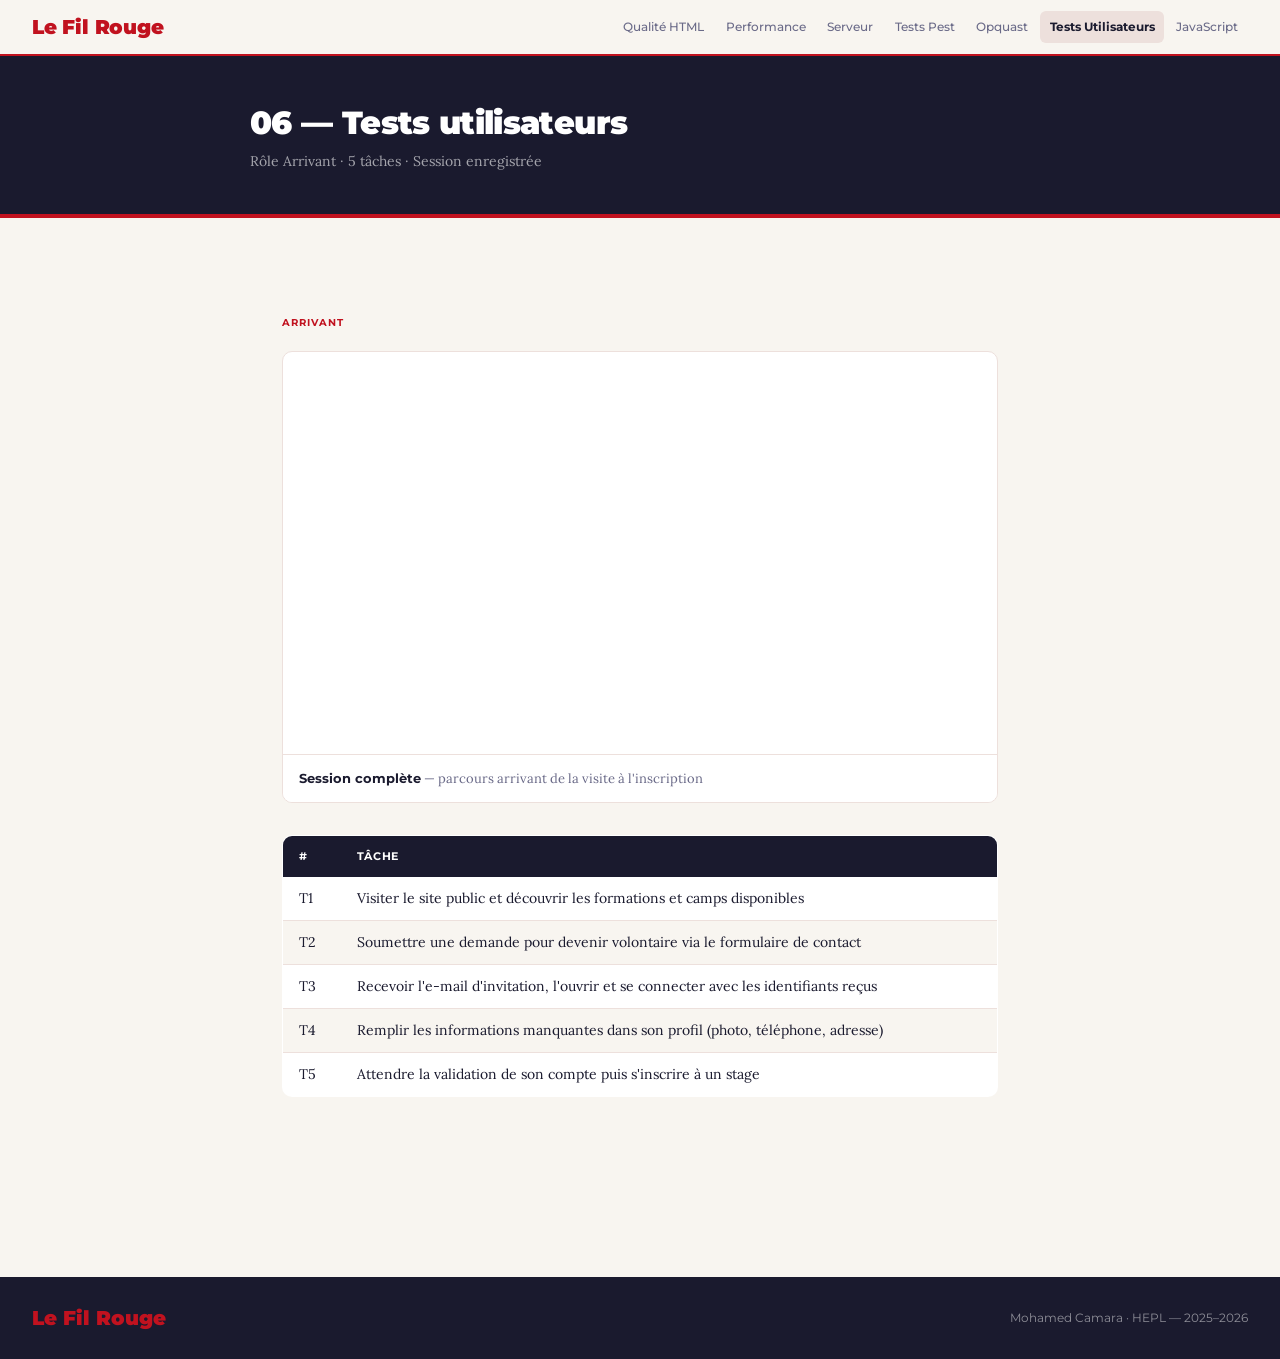
<file: pages/users.html>
<!DOCTYPE html>
<html lang="fr">
<head>
  <meta charset="UTF-8">
  <meta name="viewport" content="width=device-width, initial-scale=1.0">
  <title>06 — Tests utilisateurs · Le Fil Rouge PFE</title>
  <link rel="stylesheet" href="../style.css">
</head>
<body>

  <header class="site-header">
    <a href=".." class="logo">Le Fil Rouge</a>
    <nav>
      <a href="quality.html">Qualité HTML</a>
      <a href="performance.html">Performance</a>
      <a href="server.html">Serveur</a>
      <a href="pest.html">Tests Pest</a>
      <a href="opquast.html">Opquast</a>
      <a href="users.html" class="active">Tests Utilisateurs</a>
      <a href="javascript.html">JavaScript</a>
    </nav>
  </header>

  <div class="hero">
    <div class="hero-inner">
      <h1>06 — Tests utilisateurs</h1>
      <p class="page-subtitle">Rôle Arrivant · 5 tâches · Session enregistrée</p>
    </div>
  </div>

  <main class="page-wrapper">

    <h2>Arrivant</h2>

    <figure class="shot" style="border-radius:10px; overflow:hidden; margin-bottom:2rem;">
      <div style="position:relative; padding-bottom:56.25%; height:0; overflow:hidden;">
        <iframe
          src="https://www.youtube.com/embed/ogO69Dp1_Mk"
          title="Test utilisateur — Arrivant"
          frameborder="0"
          allow="accelerometer; autoplay; clipboard-write; encrypted-media; gyroscope; picture-in-picture"
          allowfullscreen
          style="position:absolute; top:0; left:0; width:100%; height:100%;">
        </iframe>
      </div>
      <figcaption><strong>Session complète</strong> — parcours arrivant de la visite à l'inscription</figcaption>
    </figure>

    <table>
      <thead>
        <tr><th>#</th><th>Tâche</th></tr>
      </thead>
      <tbody>
        <tr>
          <td>T1</td>
          <td>Visiter le site public et découvrir les formations et camps disponibles</td>
        </tr>
        <tr>
          <td>T2</td>
          <td>Soumettre une demande pour devenir volontaire via le formulaire de contact</td>
        </tr>
        <tr>
          <td>T3</td>
          <td>Recevoir l'e-mail d'invitation, l'ouvrir et se connecter avec les identifiants reçus</td>
        </tr>
        <tr>
          <td>T4</td>
          <td>Remplir les informations manquantes dans son profil (photo, téléphone, adresse)</td>
        </tr>
        <tr>
          <td>T5</td>
          <td>Attendre la validation de son compte puis s'inscrire à un stage</td>
        </tr>
      </tbody>
    </table>

  </main>

  <footer class="site-footer">
    <a href=".." class="footer-logo">Le Fil Rouge</a>
    <p>Mohamed Camara · HEPL — 2025–2026</p>
  </footer>

</body>
</html>
</file>
<file: style.css>
@import url('https://fonts.googleapis.com/css2?family=Montserrat:wght@400;500;600;700;900&family=Lora:ital,wght@0,400;0,500;0,700;1,400&display=swap');

:root {
  --red:       #C1121F;
  --red-mid:   #E63946;
  --red-light: #FFF5F5;
  --dark:      #1A1A2E;
  --mid:       #6A6A88;
  --border:    #EDE0DC;
  --bg:        #F8F5F0;
  --bg-mid:    #EDE0DC;
  --white:     #FFFFFF;
}

*, *::before, *::after { box-sizing: border-box; margin: 0; padding: 0; }

body {
  font-family: 'Lora', ui-serif, Georgia, serif;
  background: var(--bg);
  color: var(--dark);
  line-height: 1.7;
  font-size: 0.9375rem;
}

/* ---- Header ---- */
.site-header {
  border-bottom: 2px solid var(--red);
  padding: 0 2rem;
  display: flex;
  align-items: center;
  justify-content: space-between;
  height: 56px;
  position: sticky;
  top: 0;
  background: var(--bg);
  z-index: 100;
}

.logo {
  font-family: 'Montserrat', system-ui, sans-serif;
  font-weight: 900;
  font-size: 1.25rem;
  color: var(--red);
  text-decoration: none;
  letter-spacing: -0.01em;
}

.logo:hover { color: var(--red-mid); text-decoration: none; }

.site-header nav { display: flex; gap: 0.15rem; }

.site-header nav a {
  font-family: 'Montserrat', system-ui, sans-serif;
  font-size: 0.75rem;
  font-weight: 500;
  color: var(--mid);
  text-decoration: none;
  padding: 0.35rem 0.6rem;
  border-radius: 6px;
  transition: background 0.15s, color 0.15s;
}

.site-header nav a:hover { background: var(--bg-mid); color: var(--dark); text-decoration: none; }
.site-header nav a.active { background: var(--bg-mid); color: var(--dark); font-weight: 700; }

/* ---- Hero ---- */
.hero {
  background: var(--dark);
  border-bottom: 4px solid var(--red);
  padding: 3rem 2rem 2.5rem;
  color: var(--white);
}

.hero-inner {
  max-width: 780px;
  margin: 0 auto;
}

.hero h1 {
  color: var(--white);
  margin-bottom: 0.5rem;
}

.hero .page-subtitle {
  color: rgba(255,255,255,0.6);
  border-bottom: none;
  padding-bottom: 0;
  margin-bottom: 0;
  font-family: 'Lora', ui-serif, Georgia, serif;
}

/* ---- Layout ---- */
.page-wrapper {
  max-width: 780px;
  margin: 0 auto;
  padding: 3rem 2rem 6rem;
}

/* ---- Typo ---- */
h1 {
  font-family: 'Montserrat', system-ui, sans-serif;
  font-size: 2rem;
  font-weight: 900;
  letter-spacing: -0.02em;
  line-height: 1.2;
  margin-bottom: 0.4rem;
}

.page-subtitle {
  color: var(--mid);
  font-size: 0.875rem;
  margin-bottom: 2.5rem;
  padding-bottom: 2rem;
  border-bottom: 1px solid var(--border);
  font-family: 'Lora', ui-serif, Georgia, serif;
}

h2 {
  font-family: 'Montserrat', system-ui, sans-serif;
  font-size: 0.625rem;
  font-weight: 700;
  letter-spacing: 0.1em;
  text-transform: uppercase;
  color: var(--red);
  margin: 3rem 0 1rem;
}

h3 {
  font-family: 'Montserrat', system-ui, sans-serif;
  font-size: 0.9375rem;
  font-weight: 700;
  margin: 2rem 0 0.5rem;
}

p { margin-bottom: 0.75rem; color: var(--dark); font-family: 'Lora', ui-serif, Georgia, serif; }
a { color: var(--red); }
a:hover { color: var(--red-mid); text-decoration: underline; }

code {
  font-size: 0.82em;
  background: var(--bg-mid);
  border: 1px solid var(--border);
  padding: 0.1em 0.4em;
  border-radius: 4px;
  font-family: ui-monospace, 'SF Mono', Menlo, monospace;
}

/* ---- Homepage cards ---- */
.cards-grid {
  display: grid;
  grid-template-columns: repeat(auto-fill, minmax(220px, 1fr));
  gap: 0.75rem;
  margin-top: 2rem;
}

.card {
  background: var(--white);
  border: 1px solid var(--border);
  border-radius: 10px;
  padding: 1.25rem;
  text-decoration: none;
  color: var(--dark);
  display: flex;
  flex-direction: column;
  gap: 0.35rem;
  transition: border-color 0.15s, box-shadow 0.15s, transform 0.15s;
}

.card:hover {
  border-color: var(--red);
  box-shadow: 0 4px 16px rgba(193,18,31,0.08);
  transform: translateY(-1px);
  text-decoration: none;
}

.card-num {
  font-family: 'Montserrat', system-ui, sans-serif;
  font-size: 0.625rem;
  font-weight: 700;
  letter-spacing: 0.1em;
  text-transform: uppercase;
  color: var(--red);
}

.card-title {
  font-family: 'Montserrat', system-ui, sans-serif;
  font-size: 0.875rem;
  font-weight: 700;
}
.card-desc  { font-size: 0.8125rem; color: var(--mid); line-height: 1.5; font-family: 'Lora', ui-serif, Georgia, serif; }

/* ---- Notice ---- */
.notice {
  background: var(--white);
  border-left: 3px solid var(--red);
  padding: 0.875rem 1.125rem;
  border-radius: 0 8px 8px 0;
  margin: 1.5rem 0;
  font-size: 0.875rem;
  color: var(--mid);
  font-family: 'Lora', ui-serif, Georgia, serif;
}

.notice strong {
  display: block;
  font-family: 'Montserrat', system-ui, sans-serif;
  font-size: 0.6875rem;
  font-weight: 700;
  text-transform: uppercase;
  letter-spacing: 0.08em;
  color: var(--red);
  margin-bottom: 0.2rem;
}

/* ---- Screenshots ---- */
.shot {
  margin: 1.25rem 0 2rem;
  border: 1px solid var(--border);
  border-radius: 10px;
  overflow: hidden;
  background: var(--white);
}

.shot-img {
  width: 100%;
  display: block;
}

.shot figcaption {
  padding: 0.75rem 1rem;
  font-size: 0.8125rem;
  color: var(--mid);
  background: var(--white);
  border-top: 1px solid var(--border);
  font-family: 'Lora', ui-serif, Georgia, serif;
}

.shot figcaption strong {
  font-family: 'Montserrat', system-ui, sans-serif;
  color: var(--dark);
  font-weight: 700;
}

/* ---- Tables ---- */
table {
  width: 100%;
  border-collapse: collapse;
  margin: 1.25rem 0;
  font-size: 0.875rem;
  border: 1px solid var(--border);
  border-radius: 10px;
  overflow: hidden;
  background: var(--white);
}

thead tr { background: var(--dark); color: var(--white); }

th {
  font-family: 'Montserrat', system-ui, sans-serif;
  font-size: 0.6875rem;
  font-weight: 700;
  letter-spacing: 0.06em;
  text-transform: uppercase;
  padding: 0.7rem 1rem;
  text-align: left;
}

td {
  padding: 0.6rem 1rem;
  border-bottom: 1px solid var(--border);
  vertical-align: top;
  color: var(--dark);
  font-family: 'Lora', ui-serif, Georgia, serif;
}

tr:last-child td { border-bottom: none; }
tr:nth-child(even) td { background: var(--bg); }

/* ---- Status ---- */
.ok { color: #2D6A4F; font-weight: 600; font-size: 0.8125rem; font-family: 'Montserrat', system-ui, sans-serif; }
.ko { color: var(--red); font-weight: 600; font-size: 0.8125rem; font-family: 'Montserrat', system-ui, sans-serif; }
.na { color: var(--mid); font-size: 0.8125rem; font-family: 'Montserrat', system-ui, sans-serif; }

/* ---- Divider ---- */
hr { border: none; border-top: 1px solid var(--border); margin: 2.5rem 0; }

/* ---- Side-by-side shots ---- */
.shot-pair {
  display: grid;
  grid-template-columns: 1fr 1fr;
  gap: 0.75rem;
  margin: 1.25rem 0 2rem;
}

/* ---- Footer ---- */
.site-footer {
  background: var(--dark);
  padding: 1.5rem 2rem;
  display: flex;
  align-items: center;
  justify-content: space-between;
  flex-wrap: wrap;
  gap: 0.75rem;
  margin-top: 4rem;
}

.site-footer .footer-logo {
  font-family: 'Montserrat', system-ui, sans-serif;
  font-weight: 900;
  font-size: 1.25rem;
  color: var(--red);
  text-decoration: none;
}

.site-footer p {
  font-family: 'Montserrat', system-ui, sans-serif;
  font-size: 0.75rem;
  color: rgba(255,255,255,0.5);
  margin: 0;
}

/* ---- Responsive ---- */
@media (max-width: 640px) {
  .page-wrapper { padding: 2rem 1.25rem 4rem; }
  h1 { font-size: 1.5rem; }
  .site-header nav { display: none; }
  .cards-grid { grid-template-columns: 1fr; }
  .shot-pair { grid-template-columns: 1fr; }
}
</file>
